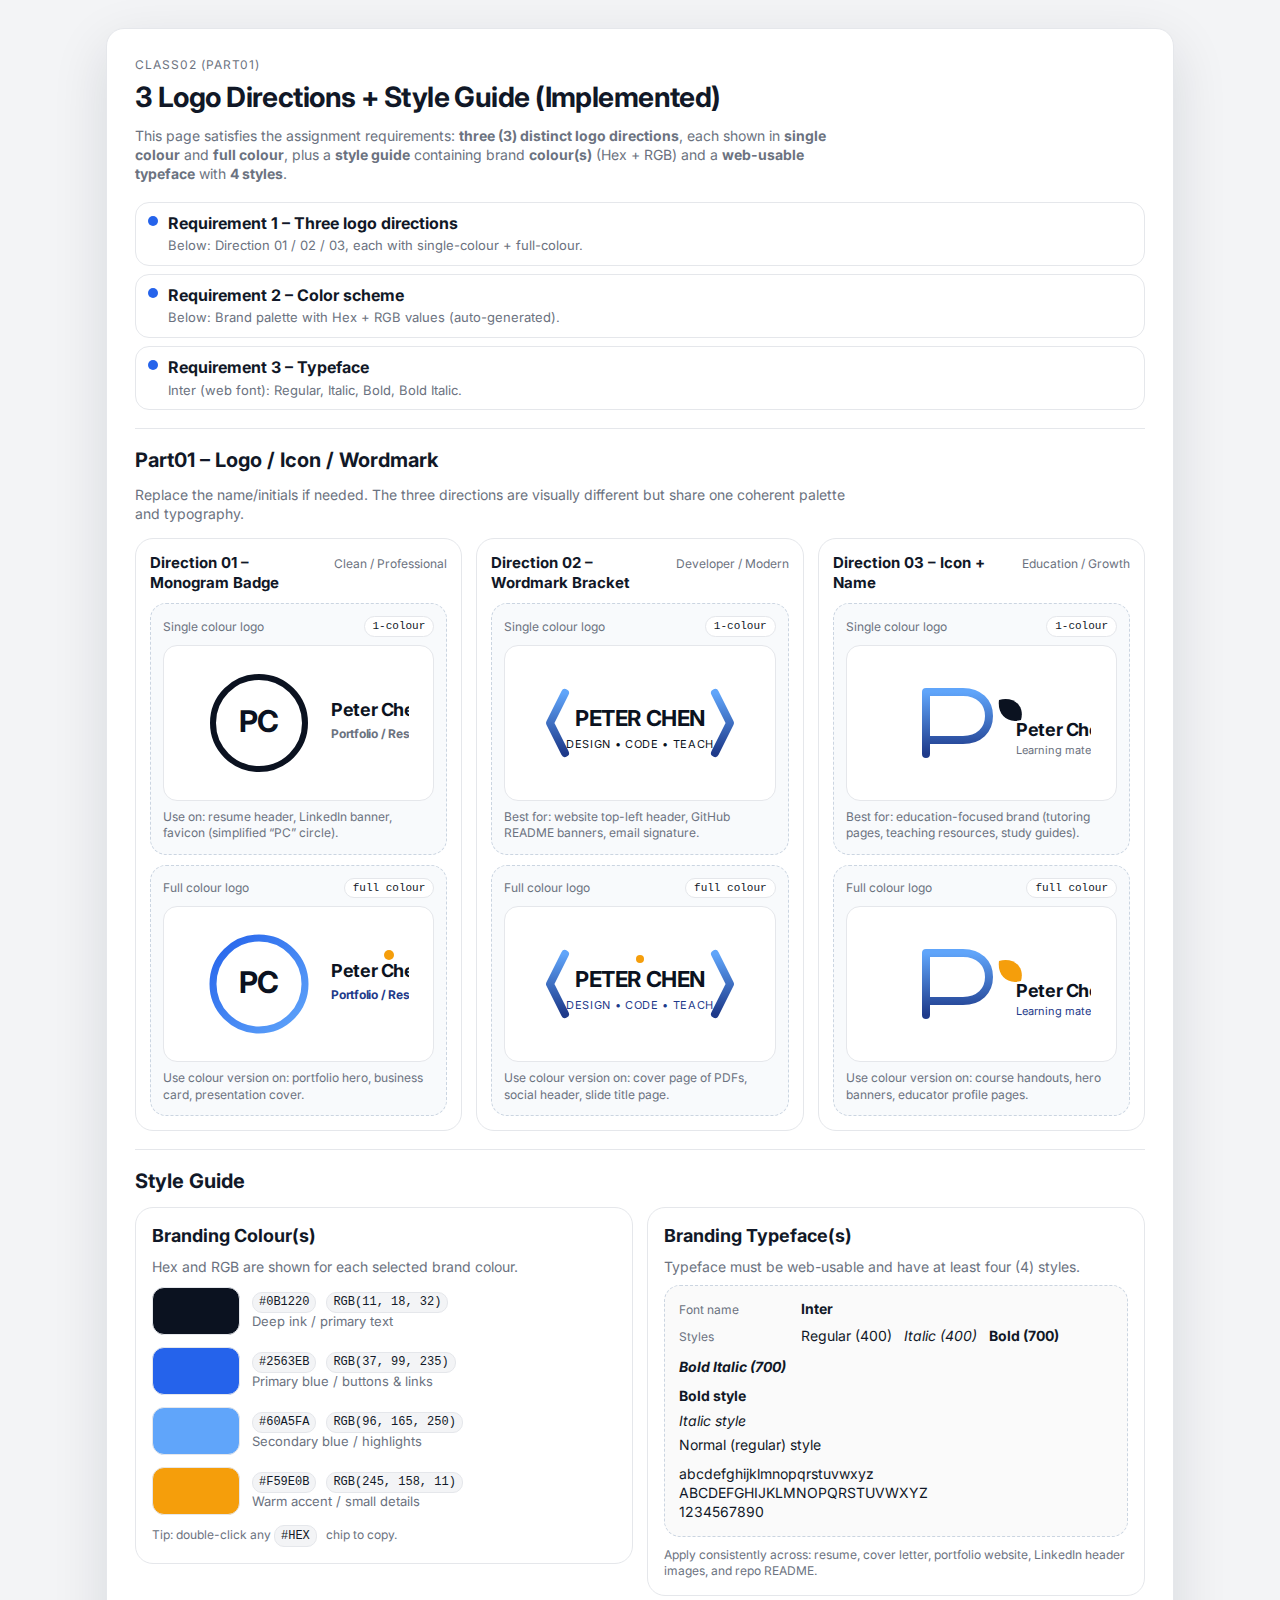
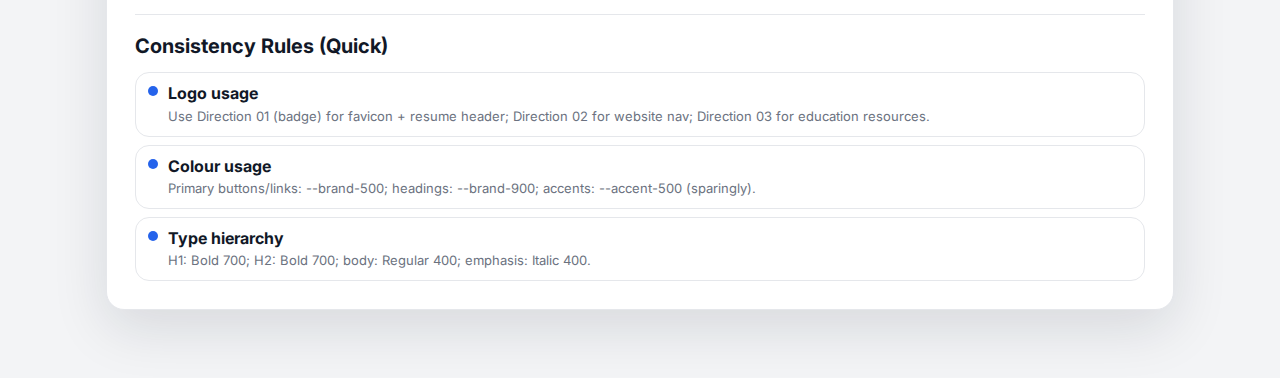
<file: brand.html>
<!doctype html>
<html lang="en">
<head>
  <meta charset="utf-8" />
  <meta name="viewport" content="width=device-width,initial-scale=1" />
  <title>Personal Branding – 3 Logo Directions + Style Guide</title>

  <!-- Typeface (min 4 styles: Regular, Italic, Bold, Bold Italic) -->
  <link rel="preconnect" href="https://fonts.googleapis.com">
  <link rel="preconnect" href="https://fonts.gstatic.com" crossorigin>
  <!-- Inter: 400, 400 italic, 700, 700 italic -->
  <link href="https://fonts.googleapis.com/css2?family=Inter:ital,wght@0,400;1,400;0,700;1,700&display=swap" rel="stylesheet">

  <style>
    :root{
      /* ===== BRAND COLORS (EDIT THESE) ===== */
      --brand-900: #0B1220; /* Deep ink */
      --brand-700: #1E3A8A; /* Deep blue */
      --brand-500: #2563EB; /* Primary blue */
      --brand-300: #60A5FA; /* Soft blue */
      --brand-100: #E0F2FE; /* Light sky */
      --accent-500:#F59E0B; /* Warm accent (optional) */

      /* ===== PAGE TOKENS ===== */
      --bg:#F3F4F6;
      --paper:#FFFFFF;
      --text:#111827;
      --muted:#6B7280;
      --line:#E5E7EB;

      --radius:18px;
      --shadow:0 18px 55px rgba(15,23,42,.12);
      --font: "Inter", system-ui, -apple-system, Segoe UI, Roboto, Helvetica, Arial;
    }

    *{ box-sizing:border-box; }
    body{
      margin:0;
      background:var(--bg);
      font-family:var(--font);
      color:var(--text);
      line-height:1.35;
    }
    .wrap{
      max-width:1100px;
      margin:28px auto;
      padding:0 16px 40px;
    }
    .paper{
      background:var(--paper);
      border:1px solid var(--line);
      border-radius:var(--radius);
      box-shadow:var(--shadow);
      padding:28px;
    }

    /* Header */
    .kicker{
      font-size:12px;
      letter-spacing:.08em;
      text-transform:uppercase;
      color:var(--muted);
      margin:0 0 6px;
    }
    h1{
      margin:0 0 10px;
      font-size:28px;
      letter-spacing:-.02em;
    }
    .lead{
      margin:0 0 18px;
      color:var(--muted);
      font-size:14px;
      max-width:80ch;
    }

    /* Sections */
    .section{ margin-top:18px; padding-top:18px; border-top:1px solid var(--line); }
    .section h2{ margin:0 0 12px; font-size:20px; }
    .section h3{ margin:14px 0 8px; font-size:16px; }

    /* Assignment checklist (so it’s clearly “implemented”) */
    .checklist{
      display:grid;
      grid-template-columns:1fr;
      gap:8px;
      margin:10px 0 0;
      padding:0;
      list-style:none;
    }
    .checklist li{
      border:1px solid var(--line);
      border-radius:14px;
      padding:10px 12px;
      display:flex;
      gap:10px;
      align-items:flex-start;
      background:#fff;
    }
    .dot{
      width:10px;height:10px;border-radius:999px;
      background:var(--brand-500);
      margin-top:5px;
      flex:0 0 auto;
    }
    .checklist b{ font-weight:700; }
    .checklist span{ color:var(--muted); font-size:13px; display:block; margin-top:3px; }

    /* Logo grid */
    .logo-grid{
      display:grid;
      grid-template-columns: repeat(3, 1fr);
      gap:14px;
      margin-top:14px;
    }
    .logo-direction{
      border:1px solid var(--line);
      border-radius:18px;
      padding:14px;
      background:#fff;
      display:flex;
      flex-direction:column;
      gap:10px;
      min-height: 420px;
    }
    .dir-title{
      display:flex;
      justify-content:space-between;
      align-items:baseline;
      gap:10px;
    }
    .dir-title h4{
      margin:0;
      font-size:15px;
      font-weight:700;
    }
    .dir-title .tag{
      font-size:12px;
      color:var(--muted);
      white-space:nowrap;
    }

    .pair{
      display:grid;
      gap:10px;
    }
    .tile{
      border:1px dashed #CBD5E1;
      background:#F8FAFC;
      border-radius:16px;
      padding:12px;
      display:flex;
      flex-direction:column;
      gap:8px;
      min-height: 160px;
    }
    .tile .label{
      font-size:12px;
      color:var(--muted);
      display:flex;
      justify-content:space-between;
      align-items:center;
      gap:10px;
    }
    .chip{
      font-family: ui-monospace, SFMono-Regular, Menlo, Monaco, Consolas, "Liberation Mono", "Courier New", monospace;
      font-size:11px;
      padding:2px 8px;
      border-radius:999px;
      border:1px solid var(--line);
      background:#fff;
      color:#111827;
      user-select:none;
    }
    .tile .art{
      display:grid;
      place-items:center;
      border-radius:14px;
      background:#fff;
      border:1px solid var(--line);
      padding:12px;
      flex:1;
    }

    .usage{
      margin:0;
      color:var(--muted);
      font-size:12px;
    }

    /* Style Guide: Color + Typography */
    .two-col{
      display:grid;
      grid-template-columns: 1fr 1fr;
      gap:14px;
      margin-top:12px;
      align-items:start;
    }
    .panel{
      border:1px solid var(--line);
      border-radius:18px;
      padding:16px;
      background:#fff;
    }
    .panel h3{
      margin:0 0 10px;
      font-size:18px;
    }

    /* Colors */
    .swatches{
      display:grid;
      gap:12px;
      margin-top:10px;
    }
    .swatch{
      display:grid;
      grid-template-columns: 88px 1fr;
      gap:12px;
      align-items:center;
    }
    .swatch .box{
      width:88px;height:48px;
      border-radius:12px;
      border:1px solid var(--line);
      background: var(--c);
    }
    .swatch .meta{
      margin:0;
      color:var(--muted);
      font-size:13px;
      line-height:1.25;
    }
    .mono{
      font-family: ui-monospace, SFMono-Regular, Menlo, Monaco, Consolas, "Liberation Mono", "Courier New", monospace;
      font-size:12px;
      border:1px solid var(--line);
      background:#F3F4F6;
      padding:2px 6px;
      border-radius:10px;
      color:#111827;
      user-select:none;
      display:inline-block;
      margin-right:6px;
    }

    /* Typography */
    .type-sample{
      border:1px dashed #CBD5E1;
      background:#FAFAFA;
      border-radius:16px;
      padding:14px;
    }
    .type-row{
      display:flex;
      gap:12px;
      align-items:baseline;
      flex-wrap:wrap;
      margin-bottom:8px;
    }
    .type-row .left{
      min-width:110px;
      color:var(--muted);
      font-size:12px;
    }
    .type-row .right{
      font-weight:700;
      font-size:14px;
    }
    .sample-lines{
      margin-top:10px;
      color:#111827;
      font-size:14px;
    }
    .sample-lines .line{ margin-top:6px; }

    .abc{ margin-top:10px; }
    .hint{
      margin:10px 0 0;
      color:var(--muted);
      font-size:12px;
    }

    /* Responsive */
    @media (max-width: 980px){
      .logo-grid{ grid-template-columns: 1fr; }
      .two-col{ grid-template-columns: 1fr; }
      .logo-direction{ min-height:auto; }
    }

    /* Print-friendly */
    @media print{
      body{ background:#fff; }
      .wrap{ margin:0; padding:0; max-width:none; }
      .paper{ border:none; box-shadow:none; border-radius:0; padding:0; }
    }
  </style>
</head>

<body>
  <div class="wrap">
    <div class="paper">
      <p class="kicker">Class02 (Part01)</p>
      <h1>3 Logo Directions + Style Guide (Implemented)</h1>
      <p class="lead">
        This page satisfies the assignment requirements: <b>three (3) distinct logo directions</b>,
        each shown in <b>single colour</b> and <b>full colour</b>, plus a <b>style guide</b> containing
        brand <b>colour(s)</b> (Hex + RGB) and a <b>web-usable typeface</b> with <b>4 styles</b>.
      </p>

      <ul class="checklist">
        <li><span class="dot"></span><div><b>Requirement 1 – Three logo directions</b><span>Below: Direction 01 / 02 / 03, each with single-colour + full-colour.</span></div></li>
        <li><span class="dot"></span><div><b>Requirement 2 – Color scheme</b><span>Below: Brand palette with Hex + RGB values (auto-generated).</span></div></li>
        <li><span class="dot"></span><div><b>Requirement 3 – Typeface</b><span>Inter (web font): Regular, Italic, Bold, Bold Italic.</span></div></li>
      </ul>

      <!-- ===========================================================
           LOGOS (3 directions) — each shows Single Colour + Full Colour
           =========================================================== -->
      <div class="section">
        <h2>Part01 – Logo / Icon / Wordmark</h2>
        <p class="lead" style="margin-bottom:12px;">
          Replace the name/initials if needed. The three directions are visually different but share one coherent palette and typography.
        </p>

        <div class="logo-grid">
          <!-- =============== Direction 01: Monogram Badge =============== -->
          <div class="logo-direction">
            <div class="dir-title">
              <h4>Direction 01 – Monogram Badge</h4>
              <div class="tag">Clean / Professional</div>
            </div>

            <div class="pair">
              <div class="tile">
                <div class="label">
                  <span>Single colour logo</span>
                  <span class="chip">1-colour</span>
                </div>
                <div class="art">
                  <!-- Single colour SVG -->
                  <svg width="220" height="130" viewBox="0 0 220 130" role="img" aria-label="Single colour monogram logo">
                    <defs>
                      <style>
                        .s1{ fill: var(--brand-900); }
                        .s2{ fill: none; stroke: var(--brand-900); stroke-width: 6; }
                        .t{ font-family: Inter, sans-serif; font-weight: 700; letter-spacing: .06em; }
                      </style>
                    </defs>
                    <circle cx="70" cy="65" r="46" class="s2"/>
                    <text x="70" y="74" text-anchor="middle" font-size="30" class="t s1">PC</text>
                    <text x="142" y="58" font-size="18" class="t s1">Peter Chen</text>
                    <text x="142" y="80" font-size="12" fill="#6B7280" class="t">Portfolio / Resume</text>
                  </svg>
                </div>
                <p class="usage">Use on: resume header, LinkedIn banner, favicon (simplified “PC” circle).</p>
              </div>

              <div class="tile">
                <div class="label">
                  <span>Full colour logo</span>
                  <span class="chip">full colour</span>
                </div>
                <div class="art">
                  <!-- Full colour SVG -->
                  <svg width="220" height="130" viewBox="0 0 220 130" role="img" aria-label="Full colour monogram logo">
                    <defs>
                      <linearGradient id="g1" x1="0" y1="0" x2="1" y2="1">
                        <stop offset="0" stop-color="var(--brand-500)"/>
                        <stop offset="1" stop-color="var(--brand-300)"/>
                      </linearGradient>
                      <style>
                        .ring{ fill:none; stroke:url(#g1); stroke-width:7; }
                        .fill{ fill: var(--brand-900); }
                        .t{ font-family: Inter, sans-serif; font-weight: 700; letter-spacing: .06em; }
                      </style>
                    </defs>
                    <circle cx="70" cy="65" r="46" class="ring"/>
                    <text x="70" y="74" text-anchor="middle" font-size="30" class="t fill">PC</text>
                    <text x="142" y="58" font-size="18" class="t" fill="var(--brand-900)">Peter Chen</text>
                    <text x="142" y="80" font-size="12" class="t" fill="var(--brand-700)">Portfolio / Resume</text>
                    <circle cx="200" cy="36" r="5" fill="var(--accent-500)"/>
                  </svg>
                </div>
                <p class="usage">Use colour version on: portfolio hero, business card, presentation cover.</p>
              </div>
            </div>
          </div>

          <!-- =============== Direction 02: Wordmark + Bracket =============== -->
          <div class="logo-direction">
            <div class="dir-title">
              <h4>Direction 02 – Wordmark Bracket</h4>
              <div class="tag">Developer / Modern</div>
            </div>

            <div class="pair">
              <div class="tile">
                <div class="label">
                  <span>Single colour logo</span>
                  <span class="chip">1-colour</span>
                </div>
                <div class="art">
                  <!-- Single colour wordmark SVG -->
                  <svg width="220" height="130" viewBox="0 0 220 130" role="img" aria-label="Single colour wordmark logo">
                    <defs>
                      <style>
                        .ink{ fill: var(--brand-900); }
                        .stroke{ fill:none; stroke: var(--brand-900); stroke-width:6; stroke-linecap:round; }
                        .t1{ font-family: Inter, sans-serif; font-weight:700; letter-spacing:-.02em; }
                        .t2{ font-family: Inter, sans-serif; font-weight:400; letter-spacing:.06em; }
                      </style>
                    </defs>
                    <path d="M35 35 L20 65 L35 95" class="stroke"/>
                    <path d="M185 35 L200 65 L185 95" class="stroke"/>
                    <text x="110" y="68" text-anchor="middle" font-size="22" class="t1 ink">PETER CHEN</text>
                    <text x="110" y="90" text-anchor="middle" font-size="11" class="t2 ink">DESIGN • CODE • TEACH</text>
                  </svg>
                </div>
                <p class="usage">Best for: website top-left header, GitHub README banners, email signature.</p>
              </div>

              <div class="tile">
                <div class="label">
                  <span>Full colour logo</span>
                  <span class="chip">full colour</span>
                </div>
                <div class="art">
                  <!-- Full colour wordmark SVG -->
                  <svg width="220" height="130" viewBox="0 0 220 130" role="img" aria-label="Full colour wordmark logo">
                    <defs>
                      <linearGradient id="g2" x1="0" y1="0" x2="1" y2="0">
                        <stop offset="0" stop-color="var(--brand-700)"/>
                        <stop offset="1" stop-color="var(--brand-300)"/>
                      </linearGradient>
                      <style>
                        .stroke{ fill:none; stroke:url(#g2); stroke-width:6; stroke-linecap:round; }
                        .t1{ font-family: Inter, sans-serif; font-weight:700; letter-spacing:-.02em; }
                        .t2{ font-family: Inter, sans-serif; font-weight:400; letter-spacing:.06em; }
                      </style>
                    </defs>
                    <path d="M35 35 L20 65 L35 95" class="stroke"/>
                    <path d="M185 35 L200 65 L185 95" class="stroke"/>
                    <text x="110" y="68" text-anchor="middle" font-size="22" class="t1" fill="var(--brand-900)">PETER CHEN</text>
                    <text x="110" y="90" text-anchor="middle" font-size="11" class="t2" fill="var(--brand-700)">DESIGN • CODE • TEACH</text>
                    <circle cx="110" cy="40" r="4" fill="var(--accent-500)"/>
                  </svg>
                </div>
                <p class="usage">Use colour version on: cover page of PDFs, social header, slide title page.</p>
              </div>
            </div>
          </div>

          <!-- =============== Direction 03: Icon “P” Path + Leaf (teaching growth) =============== -->
          <div class="logo-direction">
            <div class="dir-title">
              <h4>Direction 03 – Icon + Name</h4>
              <div class="tag">Education / Growth</div>
            </div>

            <div class="pair">
              <div class="tile">
                <div class="label">
                  <span>Single colour logo</span>
                  <span class="chip">1-colour</span>
                </div>
                <div class="art">
                  <!-- Single colour icon SVG -->
                  <svg width="220" height="130" viewBox="0 0 220 130" role="img" aria-label="Single colour icon logo">
                    <defs>
                      <style>
                        .ink{ fill: var(--brand-900); }
                        .stroke{ fill:none; stroke: var(--brand-900); stroke-width:8; stroke-linecap:round; stroke-linejoin:round; }
                        .t{ font-family: Inter, sans-serif; font-weight:700; letter-spacing:-.02em; }
                      </style>
                    </defs>

                    <!-- stylized P -->
                    <path d="M55 96 V34 H92
                             C108 34 118 44 118 58
                             C118 72 108 82 92 82
                             H55" class="stroke"/>
                    <!-- small leaf (still single colour here) -->
                    <path d="M128 42
                             C143 38 154 48 150 62
                             C136 66 126 56 128 42Z" class="ink"/>
                    <text x="145" y="78" font-size="18" class="t ink">Peter Chen</text>
                    <text x="145" y="96" font-size="11" fill="#6B7280" style="font-family:Inter,sans-serif;">Learning materials • Portfolio</text>
                  </svg>
                </div>
                <p class="usage">Best for: education-focused brand (tutoring pages, teaching resources, study guides).</p>
              </div>

              <div class="tile">
                <div class="label">
                  <span>Full colour logo</span>
                  <span class="chip">full colour</span>
                </div>
                <div class="art">
                  <!-- Full colour icon SVG -->
                  <svg width="220" height="130" viewBox="0 0 220 130" role="img" aria-label="Full colour icon logo">
                    <defs>
                      <linearGradient id="g3" x1="0" y1="0" x2="0" y2="1">
                        <stop offset="0" stop-color="var(--brand-300)"/>
                        <stop offset="1" stop-color="var(--brand-700)"/>
                      </linearGradient>
                      <style>
                        .stroke{ fill:none; stroke:url(#g3); stroke-width:8; stroke-linecap:round; stroke-linejoin:round; }
                        .name{ fill: var(--brand-900); font-family: Inter, sans-serif; font-weight:700; letter-spacing:-.02em; }
                        .sub{ fill: var(--brand-700); font-family: Inter, sans-serif; font-weight:400; }
                      </style>
                    </defs>

                    <path d="M55 96 V34 H92
                             C108 34 118 44 118 58
                             C118 72 108 82 92 82
                             H55" class="stroke"/>

                    <!-- leaf in warm accent -->
                    <path d="M128 42
                             C143 38 154 48 150 62
                             C136 66 126 56 128 42Z" fill="var(--accent-500)"/>

                    <text x="145" y="78" font-size="18" class="name">Peter Chen</text>
                    <text x="145" y="96" font-size="11" class="sub">Learning materials • Portfolio</text>
                  </svg>
                </div>
                <p class="usage">Use colour version on: course handouts, hero banners, educator profile pages.</p>
              </div>
            </div>
          </div>
        </div>
      </div>

      <!-- =======================
           STYLE GUIDE: COLORS + TYPE
           ======================= -->
      <div class="section">
        <h2>Style Guide</h2>

        <div class="two-col">
          <!-- Colors -->
          <div class="panel">
            <h3>Branding Colour(s)</h3>
            <p class="lead" style="margin:0 0 6px;">Hex and RGB are shown for each selected brand colour.</p>

            <div class="swatches" id="swatches">
              <!-- Each swatch uses data-hex; RGB gets filled by JS -->
              <div class="swatch" style="--c: var(--brand-900)" data-hex="0B1220">
                <div class="box" title="#0B1220"></div>
                <p class="meta">
                  <span class="mono">#0B1220</span>
                  <span class="mono rgb">RGB(?, ?, ?)</span><br>
                  Deep ink / primary text
                </p>
              </div>

              <div class="swatch" style="--c: var(--brand-500)" data-hex="2563EB">
                <div class="box" title="#2563EB"></div>
                <p class="meta">
                  <span class="mono">#2563EB</span>
                  <span class="mono rgb">RGB(?, ?, ?)</span><br>
                  Primary blue / buttons & links
                </p>
              </div>

              <div class="swatch" style="--c: var(--brand-300)" data-hex="60A5FA">
                <div class="box" title="#60A5FA"></div>
                <p class="meta">
                  <span class="mono">#60A5FA</span>
                  <span class="mono rgb">RGB(?, ?, ?)</span><br>
                  Secondary blue / highlights
                </p>
              </div>

              <div class="swatch" style="--c: var(--accent-500)" data-hex="F59E0B">
                <div class="box" title="#F59E0B"></div>
                <p class="meta">
                  <span class="mono">#F59E0B</span>
                  <span class="mono rgb">RGB(?, ?, ?)</span><br>
                  Warm accent / small details
                </p>
              </div>
            </div>

            <p class="hint">
              Tip: double-click any <span class="mono">#HEX</span> chip to copy.
            </p>
          </div>

          <!-- Typography -->
          <div class="panel">
            <h3>Branding Typeface(s)</h3>
            <p class="lead" style="margin:0 0 8px;">
              Typeface must be web-usable and have at least four (4) styles.
            </p>

            <div class="type-sample">
              <div class="type-row">
                <div class="left">Font name</div>
                <div class="right">Inter</div>
              </div>

              <div class="type-row">
                <div class="left">Styles</div>
                <div class="right" style="font-weight:400;">Regular (400)</div>
                <div class="right" style="font-weight:400; font-style:italic;">Italic (400)</div>
                <div class="right" style="font-weight:700;">Bold (700)</div>
                <div class="right" style="font-weight:700; font-style:italic;">Bold Italic (700)</div>
              </div>

              <div class="sample-lines">
                <div class="line" style="font-weight:700;">Bold style</div>
                <div class="line" style="font-style:italic;">Italic style</div>
                <div class="line" style="font-weight:400;">Normal (regular) style</div>

                <div class="abc">abcdefghijklmnopqrstuvwxyz</div>
                <div class="ABC">ABCDEFGHIJKLMNOPQRSTUVWXYZ</div>
                <div class="nums">1234567890</div>
              </div>
            </div>

            <p class="hint">
              Apply consistently across: resume, cover letter, portfolio website, LinkedIn header images, and repo README.
            </p>
          </div>
        </div>
      </div>

      <!-- Small footer note -->
      <div class="section">
        <h2>Consistency Rules (Quick)</h2>
        <ul class="checklist">
          <li><span class="dot"></span><div><b>Logo usage</b><span>Use Direction 01 (badge) for favicon + resume header; Direction 02 for website nav; Direction 03 for education resources.</span></div></li>
          <li><span class="dot"></span><div><b>Colour usage</b><span>Primary buttons/links: --brand-500; headings: --brand-900; accents: --accent-500 (sparingly).</span></div></li>
          <li><span class="dot"></span><div><b>Type hierarchy</b><span>H1: Bold 700; H2: Bold 700; body: Regular 400; emphasis: Italic 400.</span></div></li>
        </ul>
      </div>
    </div>
  </div>

  <script>
    // Convert HEX to RGB and fill in the palette so the requirement is explicitly met.
    function hexToRgb(hex){
      const h = hex.replace('#','').trim();
      const r = parseInt(h.substring(0,2),16);
      const g = parseInt(h.substring(2,4),16);
      const b = parseInt(h.substring(4,6),16);
      return {r,g,b};
    }

    // Fill RGB labels
    document.querySelectorAll('.swatch').forEach(sw => {
      const hex = sw.getAttribute('data-hex');
      const {r,g,b} = hexToRgb(hex);
      const rgbEl = sw.querySelector('.rgb');
      if(rgbEl) rgbEl.textContent = `RGB(${r}, ${g}, ${b})`;
    });

    // Double-click to copy any chip (HEX or RGB)
    document.addEventListener('dblclick', (e) => {
      const chip = e.target.closest('.mono');
      if(!chip) return;
      const text = chip.textContent.trim();
      navigator.clipboard?.writeText(text);
    });
  </script>
</body>
</html>
</file>
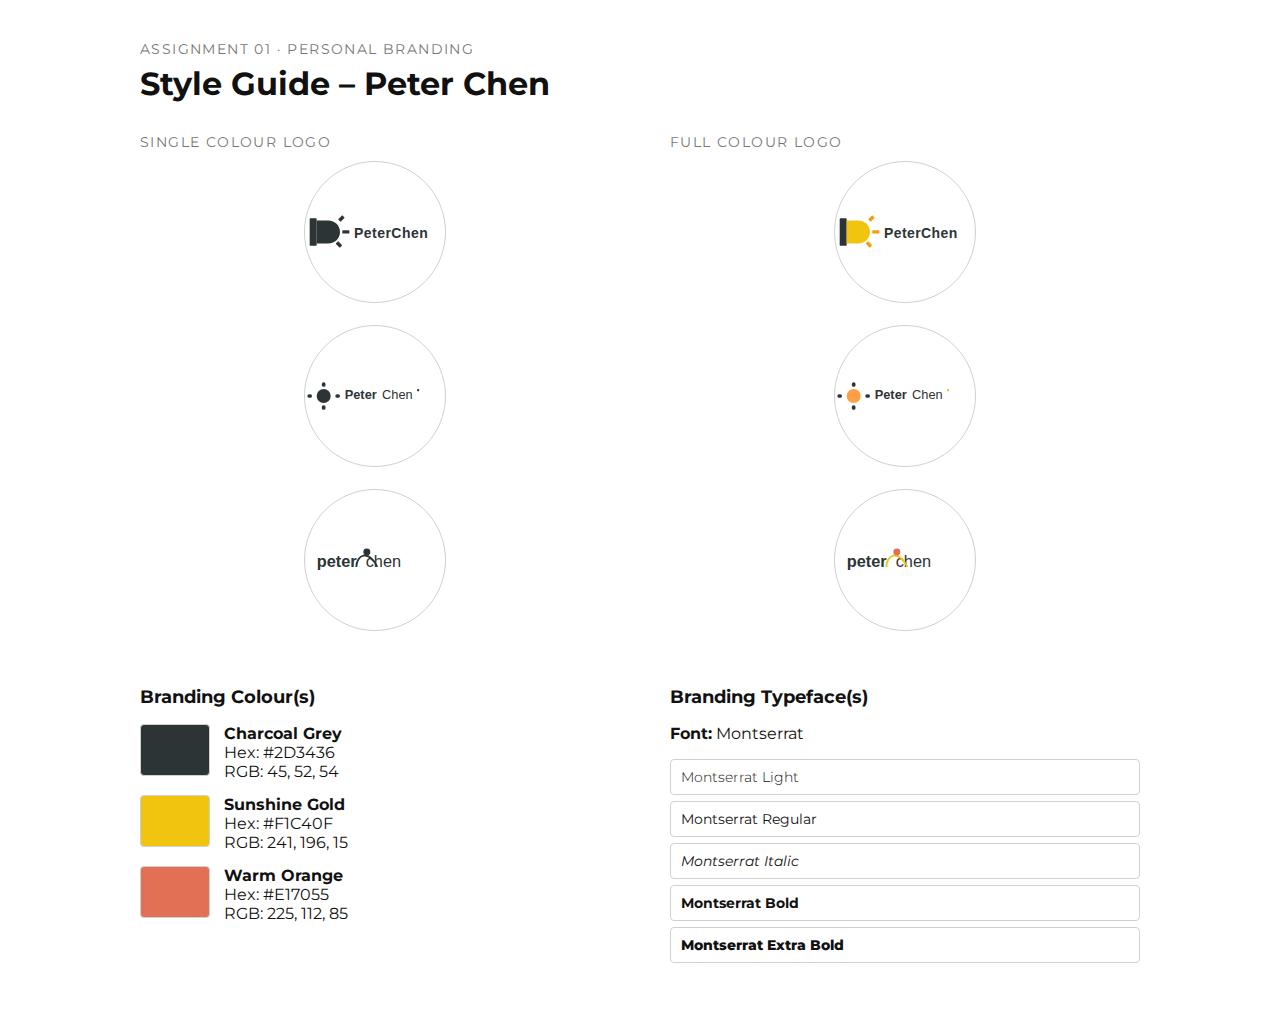
<file: logo.html>
<!DOCTYPE html>
<html lang="en">
<head>
  <meta charset="UTF-8">
  <title>Personal Branding – Style Guide</title>
  <meta name="viewport" content="width=device-width, initial-scale=1">

  <!-- Montserrat -->
  <link href="https://fonts.googleapis.com/css2?family=Montserrat:wght@300;400;700;800&display=swap" rel="stylesheet">

  <style>
    :root {
      --charcoal: #2D3436;
      --sunshine: #F1C40F;
      --warm-orange: #E17055;
      --text-muted: #777;
      --border: #d0d0d0;
    }

    body {
      margin: 0;
      padding: 40px;
      font-family: Montserrat, sans-serif;
      background: #fff;
      color: #111;
    }

    .page {
      max-width: 1000px;
      margin: auto;
    }

    .subtitle {
      font-size: 14px;
      color: var(--text-muted);
      letter-spacing: 0.1em;
      text-transform: uppercase;
      margin-bottom: 6px;
    }

    h1 {
      margin: 0 0 30px;
    }

    /* LOGO GRID */
    .logo-grid {
      display: grid;
      grid-template-columns: 1fr 1fr;
      gap: 60px;
      margin-bottom: 40px;
    }

    .logo-column-title {
      font-size: 14px;
      text-transform: uppercase;
      letter-spacing: 0.1em;
      color: var(--text-muted);
      margin-bottom: 10px;
    }

    .logo-stack {
      display: flex;
      flex-direction: column;
      gap: 22px;
      align-items: center;
    }

    .logo-circle {
      width: 140px;
      height: 140px;
      border-radius: 50%;
      border: 1px solid var(--border);
      display: flex;
      align-items: center;
      justify-content: center;
      overflow: hidden;
    }

    .logo-svg {
      width: 100%;
      height: 100%;
      object-fit: contain;
    }

    .logo-caption {
      font-size: 12px;
      color: var(--text-muted);
    }

    /* BOTTOM GRID */
    .bottom-grid {
      display: grid;
      grid-template-columns: 1fr 1fr;
      gap: 60px;
      margin-top: 40px;
    }

    h2 {
      margin-bottom: 16px;
      font-size: 18px;
    }

    .colour-row {
      display: grid;
      grid-template-columns: 70px 1fr;
      gap: 14px;
      margin-bottom: 14px;
    }

    .swatch {
      height: 50px;
      border-radius: 4px;
      border: 1px solid var(--border);
    }

    .swatch.charcoal { background: var(--charcoal); }
    .swatch.sunshine { background: var(--sunshine); }
    .swatch.orange { background: var(--warm-orange); }

    .type-sample {
      margin-bottom: 6px;
      padding: 8px 10px;
      border: 1px solid var(--border);
      border-radius: 4px;
      font-size: 14px;
    }

    .light { font-weight: 300; }
    .regular { font-weight: 400; }
    .italic { font-style: italic; }
    .bold { font-weight: 700; }
    .xbold { font-weight: 800; }
  </style>
</head>
<body>
  <div class="page">

    <div class="subtitle">Assignment 01 · Personal Branding</div>
    <h1>Style Guide – Peter Chen</h1>

    <!-- LOGOS -->
    <div class="logo-grid">

      <!-- Left Column (use SVGs as-is) -->
      <div>
        <div class="logo-column-title">Single Colour Logo</div>

        <div class="logo-stack">
          <div class="logo-circle">
            <img src="1-single.svg" class="logo-svg" alt="">
          </div>

          <div class="logo-circle">
            <img src="2-single.svg" class="logo-svg" alt="">
          </div>

          <div class="logo-circle">
            <img src="3-single.svg" class="logo-svg" alt="">
          </div>
        </div>
      </div>

      <!-- Right Column (also as-is) -->
      <div>
        <div class="logo-column-title">Full Colour Logo</div>

        <div class="logo-stack">
          <div class="logo-circle">
            <img src="1.svg" class="logo-svg" alt="">
          </div>

          <div class="logo-circle">
            <img src="2.svg" class="logo-svg" alt="">
          </div>

          <div class="logo-circle">
            <img src="3.svg" class="logo-svg" alt="">
          </div>
        </div>
      </div>
    </div>

    <!-- BOTTOM (colours + typeface) -->
    <div class="bottom-grid">

      <!-- Colours -->
      <div>
        <h2>Branding Colour(s)</h2>

        <div class="colour-row">
          <div class="swatch charcoal"></div>
          <div>
            <strong>Charcoal Grey</strong><br>
            Hex: #2D3436<br>
            RGB: 45, 52, 54
          </div>
        </div>

        <div class="colour-row">
          <div class="swatch sunshine"></div>
          <div>
            <strong>Sunshine Gold</strong><br>
            Hex: #F1C40F<br>
            RGB: 241, 196, 15
          </div>
        </div>

        <div class="colour-row">
          <div class="swatch orange"></div>
          <div>
            <strong>Warm Orange</strong><br>
            Hex: #E17055<br>
            RGB: 225, 112, 85
          </div>
        </div>
      </div>

      <!-- Typeface -->
      <div>
        <h2>Branding Typeface(s)</h2>

        <p><strong>Font:</strong> Montserrat</p>

        <div class="type-sample light">Montserrat Light</div>
        <div class="type-sample regular">Montserrat Regular</div>
        <div class="type-sample italic">Montserrat Italic</div>
        <div class="type-sample bold">Montserrat Bold</div>
        <div class="type-sample xbold">Montserrat Extra Bold</div>

      </div>

    </div>

  </div>
</body>
</html>
</file>
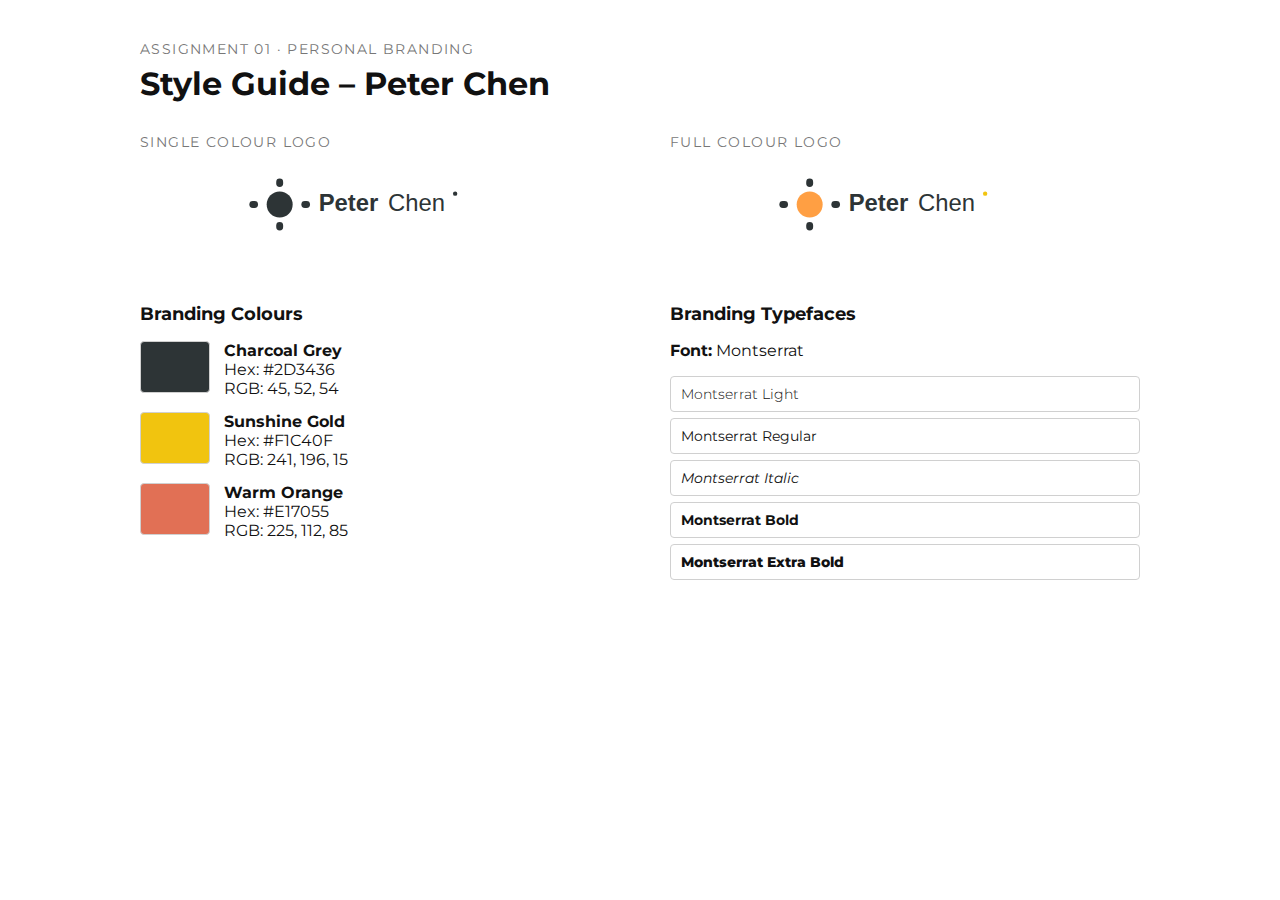
<file: logo2.html>
<!DOCTYPE html>
<html lang="en">
<head>
  <meta charset="UTF-8">
  <title>Personal Branding – Style Guide</title>
  <meta name="viewport" content="width=device-width, initial-scale=1">

  <!-- Montserrat -->
  <link href="https://fonts.googleapis.com/css2?family=Montserrat:wght@300;400;700;800&display=swap" rel="stylesheet">

  <style>
    :root {
      --charcoal: #2D3436;
      --sunshine: #F1C40F;
      --warm-orange: #E17055;
      --text-muted: #777;
      --border: #d0d0d0;
    }

    body {
      margin: 0;
      padding: 40px;
      font-family: Montserrat, sans-serif;
      background: #fff;
      color: #111;
    }

    .page {
      max-width: 1000px;
      margin: auto;
    }

    .subtitle {
      font-size: 14px;
      color: var(--text-muted);
      letter-spacing: 0.1em;
      text-transform: uppercase;
      margin-bottom: 6px;
    }

    h1 {
      margin: 0 0 30px;
    }

    /* LOGO GRID */
    .logo-grid {
      display: grid;
      grid-template-columns: 1fr 1fr;
      gap: 60px;
      margin-bottom: 40px;
    }

    .logo-column-title {
      font-size: 14px;
      text-transform: uppercase;
      letter-spacing: 0.1em;
      color: var(--text-muted);
      margin-bottom: 10px;
    }

    .logo-stack {
      display: flex;
      flex-direction: column;
      gap: 22px;
      align-items: center;
    }

    .logo-frame {
      max-width: 260px;
      width: 100%;
      display: flex;
      align-items: center;
      justify-content: center;
    }

    .logo-svg {
      width: 100%;
      height: auto;
      object-fit: contain;
    }

    .logo-caption {
      font-size: 12px;
      color: var(--text-muted);
    }

    /* BOTTOM GRID */
    .bottom-grid {
      display: grid;
      grid-template-columns: 1fr 1fr;
      gap: 60px;
      margin-top: 40px;
    }

    h2 {
      margin-bottom: 16px;
      font-size: 18px;
    }

    .colour-row {
      display: grid;
      grid-template-columns: 70px 1fr;
      gap: 14px;
      margin-bottom: 14px;
    }

    .swatch {
      height: 50px;
      border-radius: 4px;
      border: 1px solid var(--border);
    }

    .swatch.charcoal { background: var(--charcoal); }
    .swatch.sunshine { background: var(--sunshine); }
    .swatch.orange { background: var(--warm-orange); }

    .type-sample {
      margin-bottom: 6px;
      padding: 8px 10px;
      border: 1px solid var(--border);
      border-radius: 4px;
      font-size: 14px;
    }

    .light { font-weight: 300; }
    .regular { font-weight: 400; }
    .italic { font-style: italic; }
    .bold { font-weight: 700; }
    .xbold { font-weight: 800; }
  </style>
</head>
<body>
  <div class="page">

    <div class="subtitle">Assignment 01 · Personal Branding</div>
    <h1>Style Guide – Peter Chen</h1>

    <!-- LOGOS -->
    <div class="logo-grid">

      <!-- Left Column (use SVGs as-is) -->
      <div>
        <div class="logo-column-title">Single Colour Logo</div>

        <div class="logo-stack">
          <div class="logo-frame">
            <img src="2-single.svg" class="logo-svg" alt="">
          </div>
        </div>
      </div>

      <!-- Right Column (also as-is) -->
      <div>
        <div class="logo-column-title">Full Colour Logo</div>

        <div class="logo-stack">
          <div class="logo-frame">
            <img src="2.svg" class="logo-svg" alt="">
          </div>
        </div>
      </div>
    </div>

    <!-- BOTTOM (colours + typeface) -->
    <div class="bottom-grid">

      <!-- Colours -->
      <div>
        <h2>Branding Colours</h2>

        <div class="colour-row">
          <div class="swatch charcoal"></div>
          <div>
            <strong>Charcoal Grey</strong><br>
            Hex: #2D3436<br>
            RGB: 45, 52, 54
          </div>
        </div>

        <div class="colour-row">
          <div class="swatch sunshine"></div>
          <div>
            <strong>Sunshine Gold</strong><br>
            Hex: #F1C40F<br>
            RGB: 241, 196, 15
          </div>
        </div>

        <div class="colour-row">
          <div class="swatch orange"></div>
          <div>
            <strong>Warm Orange</strong><br>
            Hex: #E17055<br>
            RGB: 225, 112, 85
          </div>
        </div>
      </div>

      <!-- Typeface -->
      <div>
        <h2>Branding Typefaces</h2>

        <p><strong>Font:</strong> Montserrat</p>

        <div class="type-sample light">Montserrat Light</div>
        <div class="type-sample regular">Montserrat Regular</div>
        <div class="type-sample italic">Montserrat Italic</div>
        <div class="type-sample bold">Montserrat Bold</div>
        <div class="type-sample xbold">Montserrat Extra Bold</div>

      </div>

    </div>

  </div>
</body>
</html>
</file>
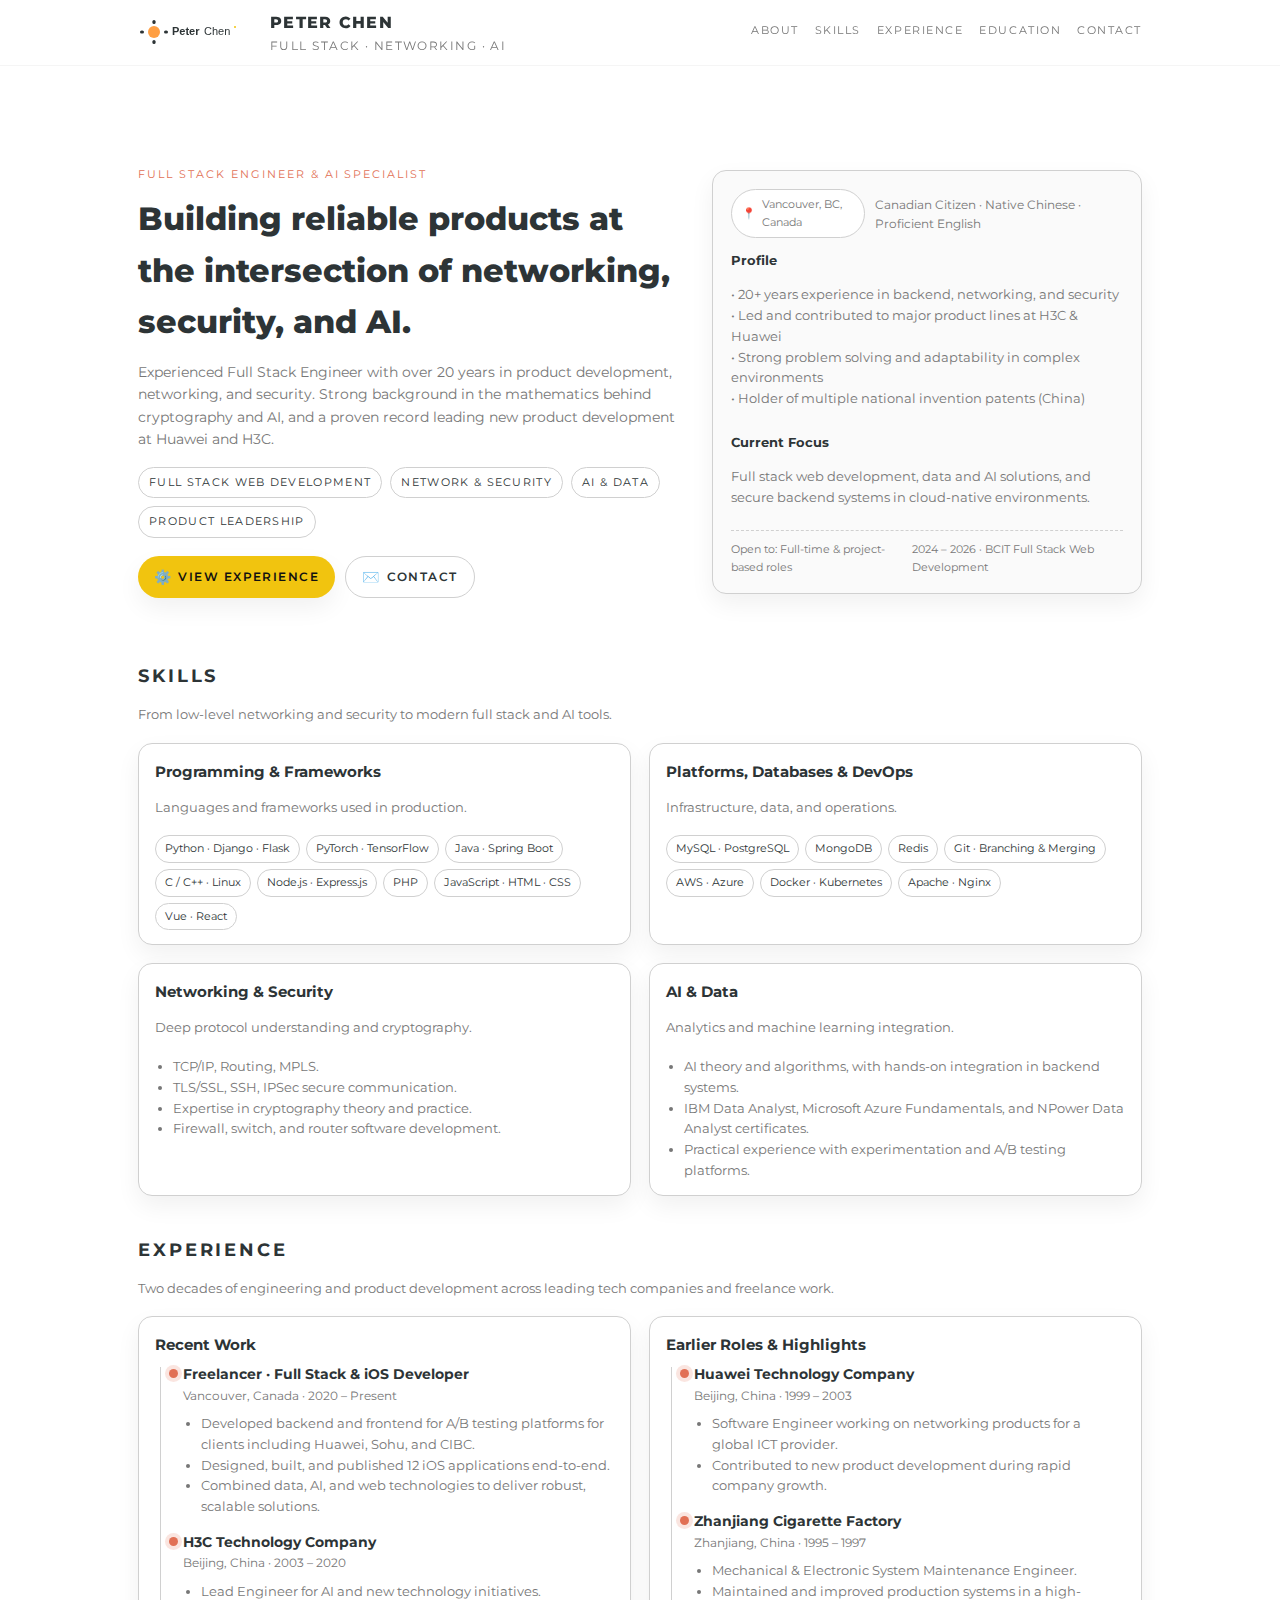
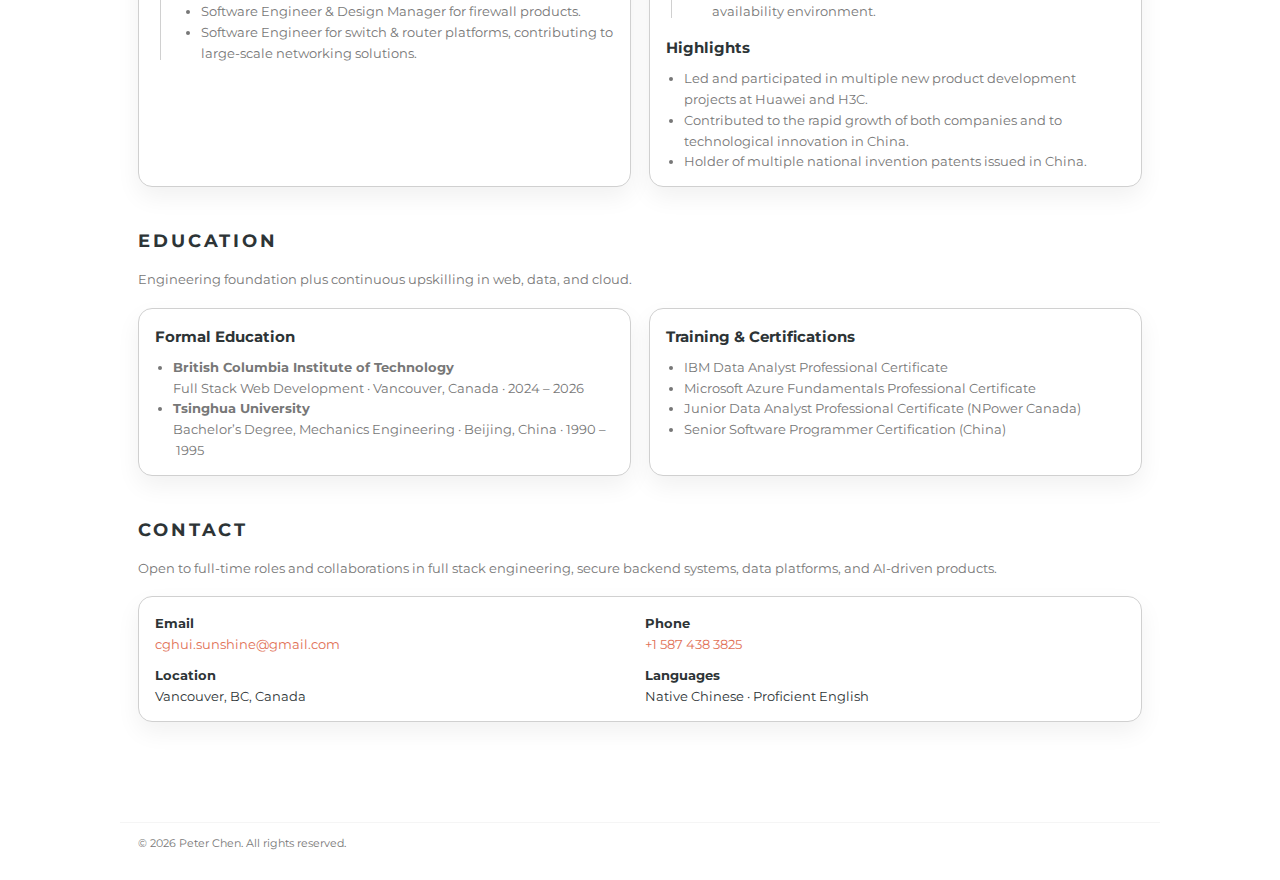
<file: portfolio.html>
<!DOCTYPE html>
<html lang="en">
<head>
  <meta charset="UTF-8" />
  <title>Peter Chen | Full Stack Engineer & AI Specialist</title>
  <meta name="viewport" content="width=device-width, initial-scale=1" />

  <!-- Montserrat -->
  <link href="https://fonts.googleapis.com/css2?family=Montserrat:wght@300;400;500;700;800&display=swap" rel="stylesheet">

  <style>
    :root {
      --charcoal: #2D3436;
      --sunshine: #F1C40F;
      --warm-orange: #E17055;
      --text-muted: #777;
      --border: #d0d0d0;

      --bg-page: #ffffff;
      --bg-section: #fafafa;
      --shadow-soft: 0 10px 24px rgba(0, 0, 0, 0.06);
      --radius: 14px;
      --max-width: 1040px;
    }

    * {
      box-sizing: border-box;
    }

    body {
      margin: 0;
      padding: 0;
      font-family: Montserrat, -apple-system, BlinkMacSystemFont, "Segoe UI", sans-serif;
      background: var(--bg-page);
      color: var(--charcoal);
      line-height: 1.6;
    }

    a {
      color: var(--warm-orange);
      text-decoration: none;
    }
    a:hover {
      text-decoration: underline;
    }

    /* LAYOUT */
    .page {
      max-width: var(--max-width);
      margin: 0 auto;
      padding: 20px 18px 60px;
    }

    /* HEADER / NAV */
    header {
      position: sticky;
      top: 0;
      z-index: 20;
      background: rgba(255, 255, 255, 0.96);
      backdrop-filter: blur(16px);
      border-bottom: 1px solid rgba(0, 0, 0, 0.04);
    }

    .nav-inner {
      max-width: var(--max-width);
      margin: 0 auto;
      padding: 10px 18px;
      display: flex;
      align-items: center;
      justify-content: space-between;
      gap: 16px;
    }

    .brand {
      display: flex;
      align-items: center;
      gap: 12px;
    }

    .brand-logo {
      height: 40px;
      width: auto;
      display: block;
    }

    .brand-text {
      display: flex;
      flex-direction: column;
    }

    .brand-name {
      font-size: 16px;
      font-weight: 800;
      letter-spacing: 0.08em;
      text-transform: uppercase;
    }

    .brand-role {
      font-size: 12px;
      color: var(--text-muted);
      letter-spacing: 0.12em;
      text-transform: uppercase;
    }

    nav {
      display: flex;
      flex-wrap: wrap;
      gap: 16px;
      justify-content: flex-end;
    }

    nav a {
      font-size: 11px;
      text-transform: uppercase;
      letter-spacing: 0.14em;
      color: var(--text-muted);
      position: relative;
      padding-bottom: 4px;
    }

    nav a::after {
      content: "";
      position: absolute;
      left: 0;
      bottom: 0;
      width: 0;
      height: 2px;
      background: var(--sunshine);
      transition: width 0.2s ease;
    }

    nav a:hover {
      color: var(--charcoal);
    }

    nav a:hover::after {
      width: 100%;
    }

    @media (max-width: 720px) {
      .nav-inner {
        flex-direction: column;
        align-items: flex-start;
      }
      nav {
        justify-content: flex-start;
      }
    }

    /* HERO */
    .hero {
      display: grid;
      grid-template-columns: minmax(0, 2fr) minmax(0, 1.6fr);
      gap: 36px;
      padding: 40px 0 24px;
      align-items: center;
    }

    @media (max-width: 880px) {
      .hero {
        grid-template-columns: minmax(0, 1fr);
      }
    }

    .hero-kicker {
      font-size: 11px;
      color: var(--warm-orange);
      letter-spacing: 0.18em;
      text-transform: uppercase;
      margin-bottom: 10px;
    }

    .hero-title {
      font-size: clamp(26px, 3vw, 32px);
      font-weight: 800;
      margin: 0 0 10px;
    }

    .hero-subtitle {
      font-size: 14px;
      color: var(--text-muted);
      max-width: 34rem;
      margin-bottom: 16px;
    }

    .hero-tags {
      display: flex;
      flex-wrap: wrap;
      gap: 8px;
      margin-bottom: 18px;
    }

    .tag {
      font-size: 11px;
      text-transform: uppercase;
      letter-spacing: 0.12em;
      padding: 6px 10px;
      border-radius: 999px;
      border: 1px solid var(--border);
      background: #fff;
      color: var(--charcoal);
    }

    .hero-actions {
      display: flex;
      flex-wrap: wrap;
      gap: 10px;
      margin-top: 4px;
    }

    .btn {
      display: inline-flex;
      align-items: center;
      gap: 6px;
      padding: 9px 16px;
      border-radius: 999px;
      font-size: 12px;
      font-weight: 600;
      letter-spacing: 0.12em;
      text-transform: uppercase;
      border: none;
      cursor: pointer;
      text-decoration: none;
    }

    .btn-primary {
      background: var(--sunshine);
      color: #111;
      box-shadow: var(--shadow-soft);
    }

    .btn-outline {
      background: #fff;
      color: var(--charcoal);
      border: 1px solid var(--border);
    }

    .btn span.icon {
      font-size: 14px;
    }

    .hero-card {
      border-radius: var(--radius);
      background: var(--bg-section);
      border: 1px solid var(--border);
      box-shadow: var(--shadow-soft);
      padding: 18px 18px 16px;
    }

    .hero-card-header {
      display: flex;
      justify-content: space-between;
      gap: 10px;
      align-items: center;
      margin-bottom: 12px;
      font-size: 12px;
      color: var(--text-muted);
    }

    .hero-card-pill {
      padding: 6px 10px;
      border-radius: 999px;
      background: #fff;
      border: 1px solid var(--border);
      display: inline-flex;
      align-items: center;
      gap: 6px;
      font-size: 11px;
    }

    .hero-card-main {
      display: grid;
      gap: 10px;
      font-size: 13px;
      color: var(--text-muted);
    }

    .hero-card-main strong {
      color: var(--charcoal);
    }

    .hero-card-footer {
      border-top: 1px dashed var(--border);
      margin-top: 10px;
      padding-top: 10px;
      display: flex;
      justify-content: space-between;
      gap: 8px;
      font-size: 11px;
      color: var(--text-muted);
    }

    @media (max-width: 500px) {
      .hero-card-footer {
        flex-direction: column;
      }
    }

    /* SECTIONS */
    section {
      margin-top: 40px;
    }

    section h2 {
      font-size: 18px;
      margin-bottom: 4px;
      text-transform: uppercase;
      letter-spacing: 0.16em;
    }

    .section-subtitle {
      font-size: 13px;
      color: var(--text-muted);
      margin-bottom: 18px;
    }

    .grid-2 {
      display: grid;
      grid-template-columns: repeat(2, minmax(0, 1fr));
      gap: 18px;
    }

    @media (max-width: 880px) {
      .grid-2 {
        grid-template-columns: minmax(0, 1fr);
      }
    }

    .card {
      background: #fff;
      border-radius: var(--radius);
      border: 1px solid var(--border);
      box-shadow: var(--shadow-soft);
      padding: 16px 16px 14px;
    }

    .card h3 {
      margin: 0 0 6px;
      font-size: 15px;
      font-weight: 700;
    }

    .card small {
      color: var(--text-muted);
      font-size: 12px;
    }

    .pill-row {
      display: flex;
      flex-wrap: wrap;
      gap: 6px;
      margin-top: 10px;
    }

    .pill {
      font-size: 11px;
      padding: 4px 9px;
      border-radius: 999px;
      border: 1px solid var(--border);
      background: #fff;
      color: var(--charcoal);
      white-space: nowrap;
    }

    ul {
      margin: 8px 0 0 18px;
      padding: 0;
      font-size: 13px;
      color: var(--text-muted);
    }

    /* TIMELINE */
    .timeline {
      position: relative;
      padding-left: 16px;
    }

    .timeline::before {
      content: "";
      position: absolute;
      left: 5px;
      top: 4px;
      bottom: 4px;
      width: 1px;
      background: var(--border);
    }

    .timeline-item {
      position: relative;
      padding-left: 12px;
      margin-bottom: 14px;
    }

    .timeline-item::before {
      content: "";
      position: absolute;
      left: -2px;
      top: 6px;
      width: 9px;
      height: 9px;
      border-radius: 999px;
      background: var(--warm-orange);
      box-shadow: 0 0 0 4px rgba(225, 112, 85, 0.18);
    }

    .timeline-item h3 {
      margin: 0;
      font-size: 14px;
      font-weight: 700;
    }

    .timeline-meta {
      font-size: 12px;
      color: var(--text-muted);
      margin-bottom: 4px;
    }

    .contact-card {
      display: grid;
      gap: 10px;
      font-size: 13px;
    }

    @media (min-width: 640px) {
      .contact-card {
        grid-template-columns: repeat(2, minmax(0, 1fr));
      }
    }

    footer {
      max-width: var(--max-width);
      margin: 40px auto 10px;
      padding: 0 18px 18px;
      font-size: 11px;
      color: var(--text-muted);
      border-top: 1px solid rgba(0, 0, 0, 0.04);
      padding-top: 12px;
    }
  </style>
</head>
<body>

<header>
  <div class="nav-inner">
    <div class="brand">
      <!-- Full colour logo -->
      <img src="2.svg" alt="Peter Chen Logo" class="brand-logo">
      <div class="brand-text">
        <div class="brand-name">Peter Chen</div>
        <div class="brand-role">Full Stack · Networking · AI</div>
      </div>
    </div>

    <nav>
      <a href="#about">About</a>
      <a href="#skills">Skills</a>
      <a href="#experience">Experience</a>
      <a href="#education">Education</a>
      <a href="#contact">Contact</a>
    </nav>
  </div>
</header>

<div class="page">
  <!-- HERO -->
  <section class="hero" id="about">
    <div>
      <div class="hero-kicker">Full Stack Engineer & AI Specialist</div>
      <h1 class="hero-title">
        Building reliable products at the intersection of networking, security, and AI.
      </h1>
      <p class="hero-subtitle">
        Experienced Full Stack Engineer with over 20 years in product development, networking, and security.
        Strong background in the mathematics behind cryptography and AI, and a proven record leading
        new product development at Huawei and H3C.
      </p>

      <div class="hero-tags">
        <span class="tag">Full Stack Web Development</span>
        <span class="tag">Network &amp; Security</span>
        <span class="tag">AI &amp; Data</span>
        <span class="tag">Product Leadership</span>
      </div>

      <div class="hero-actions">
        <a class="btn btn-primary" href="#experience">
          <span class="icon">⚙️</span>
          <span>View Experience</span>
        </a>
        <a class="btn btn-outline" href="#contact">
          <span class="icon">✉️</span>
          <span>Contact</span>
        </a>
      </div>
    </div>

    <aside class="hero-card" aria-label="Profile summary">
      <div class="hero-card-header">
        <span class="hero-card-pill">
          <span>📍</span>
          <span>Vancouver, BC, Canada</span>
        </span>
        <span>Canadian Citizen · Native Chinese · Proficient English</span>
      </div>

      <div class="hero-card-main">
        <div>
          <strong>Profile</strong>
          <p>
            • 20+ years experience in backend, networking, and security<br>
            • Led and contributed to major product lines at H3C &amp; Huawei<br>
            • Strong problem solving and adaptability in complex environments<br>
            • Holder of multiple national invention patents (China)
          </p>
        </div>
        <div>
          <strong>Current Focus</strong>
          <p>
            Full stack web development, data and AI solutions, and secure backend systems in cloud-native environments.
          </p>
        </div>
      </div>

      <div class="hero-card-footer">
        <span>Open to: Full-time &amp; project-based roles</span>
        <span>2024&nbsp;–&nbsp;2026 · BCIT Full Stack Web Development</span>
      </div>
    </aside>
  </section>

  <!-- SKILLS -->
  <section id="skills">
    <h2>Skills</h2>
    <p class="section-subtitle">
      From low-level networking and security to modern full stack and AI tools.
    </p>

    <div class="grid-2">
      <div class="card">
        <h3>Programming &amp; Frameworks</h3>
        <p class="section-subtitle">Languages and frameworks used in production.</p>
        <div class="pill-row">
          <span class="pill">Python · Django · Flask</span>
          <span class="pill">PyTorch · TensorFlow</span>
          <span class="pill">Java · Spring Boot</span>
          <span class="pill">C / C++ · Linux</span>
          <span class="pill">Node.js · Express.js</span>
          <span class="pill">PHP</span>
          <span class="pill">JavaScript · HTML · CSS</span>
          <span class="pill">Vue · React</span>
        </div>
      </div>

      <div class="card">
        <h3>Platforms, Databases &amp; DevOps</h3>
        <p class="section-subtitle">Infrastructure, data, and operations.</p>
        <div class="pill-row">
          <span class="pill">MySQL · PostgreSQL</span>
          <span class="pill">MongoDB</span>
          <span class="pill">Redis</span>
          <span class="pill">Git · Branching &amp; Merging</span>
          <span class="pill">AWS · Azure</span>
          <span class="pill">Docker · Kubernetes</span>
          <span class="pill">Apache · Nginx</span>
        </div>
      </div>

      <div class="card">
        <h3>Networking &amp; Security</h3>
        <p class="section-subtitle">Deep protocol understanding and cryptography.</p>
        <ul>
          <li>TCP/IP, Routing, MPLS.</li>
          <li>TLS/SSL, SSH, IPSec secure communication.</li>
          <li>Expertise in cryptography theory and practice.</li>
          <li>Firewall, switch, and router software development.</li>
        </ul>
      </div>

      <div class="card">
        <h3>AI &amp; Data</h3>
        <p class="section-subtitle">Analytics and machine learning integration.</p>
        <ul>
          <li>AI theory and algorithms, with hands-on integration in backend systems.</li>
          <li>IBM Data Analyst, Microsoft Azure Fundamentals, and NPower Data Analyst certificates.</li>
          <li>Practical experience with experimentation and A/B testing platforms.</li>
        </ul>
      </div>
    </div>
  </section>

  <!-- EXPERIENCE -->
  <section id="experience">
    <h2>Experience</h2>
    <p class="section-subtitle">
      Two decades of engineering and product development across leading tech companies and freelance work.
    </p>

    <div class="grid-2">
      <div class="card">
        <h3>Recent Work</h3>
        <div class="timeline">
          <div class="timeline-item">
            <h3>Freelancer · Full Stack &amp; iOS Developer</h3>
            <div class="timeline-meta">Vancouver, Canada · 2020&nbsp;–&nbsp;Present</div>
            <ul>
              <li>Developed backend and frontend for A/B testing platforms for clients including Huawei, Sohu, and CIBC.</li>
              <li>Designed, built, and published 12 iOS applications end-to-end.</li>
              <li>Combined data, AI, and web technologies to deliver robust, scalable solutions.</li>
            </ul>
          </div>

          <div class="timeline-item">
            <h3>H3C Technology Company</h3>
            <div class="timeline-meta">Beijing, China · 2003&nbsp;–&nbsp;2020</div>
            <ul>
              <li>Lead Engineer for AI and new technology initiatives.</li>
              <li>Software Engineer &amp; Design Manager for firewall products.</li>
              <li>Software Engineer for switch &amp; router platforms, contributing to large-scale networking solutions.</li>
            </ul>
          </div>
        </div>
      </div>

      <div class="card">
        <h3>Earlier Roles &amp; Highlights</h3>
        <div class="timeline">
          <div class="timeline-item">
            <h3>Huawei Technology Company</h3>
            <div class="timeline-meta">Beijing, China · 1999&nbsp;–&nbsp;2003</div>
            <ul>
              <li>Software Engineer working on networking products for a global ICT provider.</li>
              <li>Contributed to new product development during rapid company growth.</li>
            </ul>
          </div>

          <div class="timeline-item">
            <h3>Zhanjiang Cigarette Factory</h3>
            <div class="timeline-meta">Zhanjiang, China · 1995&nbsp;–&nbsp;1997</div>
            <ul>
              <li>Mechanical &amp; Electronic System Maintenance Engineer.</li>
              <li>Maintained and improved production systems in a high-availability environment.</li>
            </ul>
          </div>
        </div>

        <h3 style="margin-top: 14px;">Highlights</h3>
        <ul>
          <li>Led and participated in multiple new product development projects at Huawei and H3C.</li>
          <li>Contributed to the rapid growth of both companies and to technological innovation in China.</li>
          <li>Holder of multiple national invention patents issued in China.</li>
        </ul>
      </div>
    </div>
  </section>

  <!-- EDUCATION -->
  <section id="education">
    <h2>Education</h2>
    <p class="section-subtitle">
      Engineering foundation plus continuous upskilling in web, data, and cloud.
    </p>

    <div class="grid-2">
      <div class="card">
        <h3>Formal Education</h3>
        <ul>
          <li>
            <strong>British Columbia Institute of Technology</strong><br>
            Full Stack Web Development · Vancouver, Canada · 2024&nbsp;–&nbsp;2026
          </li>
          <li>
            <strong>Tsinghua University</strong><br>
            Bachelor’s Degree, Mechanics Engineering · Beijing, China · 1990&nbsp;–&nbsp;1995
          </li>
        </ul>
      </div>

      <div class="card">
        <h3>Training &amp; Certifications</h3>
        <ul>
          <li>IBM Data Analyst Professional Certificate</li>
          <li>Microsoft Azure Fundamentals Professional Certificate</li>
          <li>Junior Data Analyst Professional Certificate (NPower Canada)</li>
          <li>Senior Software Programmer Certification (China)</li>
        </ul>
      </div>
    </div>
  </section>

  <!-- CONTACT -->
  <section id="contact">
    <h2>Contact</h2>
    <p class="section-subtitle">
      Open to full-time roles and collaborations in full stack engineering, secure backend systems, data platforms, and AI-driven products.
    </p>

    <div class="card contact-card">
      <div>
        <strong>Email</strong><br>
        <a href="mailto:cghui.sunshine@gmail.com">cghui.sunshine@gmail.com</a>
      </div>
      <div>
        <strong>Phone</strong><br>
        <a href="tel:+15874383825">+1&nbsp;587&nbsp;438&nbsp;3825</a>
      </div>
      <div>
        <strong>Location</strong><br>
        Vancouver, BC, Canada
      </div>
      <div>
        <strong>Languages</strong><br>
        Native Chinese · Proficient English
      </div>
      <!-- Optional: add GitHub / LinkedIn -->
      <!--
      <div>
        <strong>GitHub</strong><br>
        <a href="https://github.com/your-username" target="_blank" rel="noreferrer">github.com/your-username</a>
      </div>
      <div>
        <strong>LinkedIn</strong><br>
        <a href="https://www.linkedin.com/in/your-profile" target="_blank" rel="noreferrer">linkedin.com/in/your-profile</a>
      </div>
      -->
    </div>
  </section>
</div>

<footer>
  © <span id="year"></span> Peter Chen. All rights reserved.
  <script>
    document.getElementById('year').textContent = new Date().getFullYear();
  </script>
</footer>

</body>
</html>
</file>
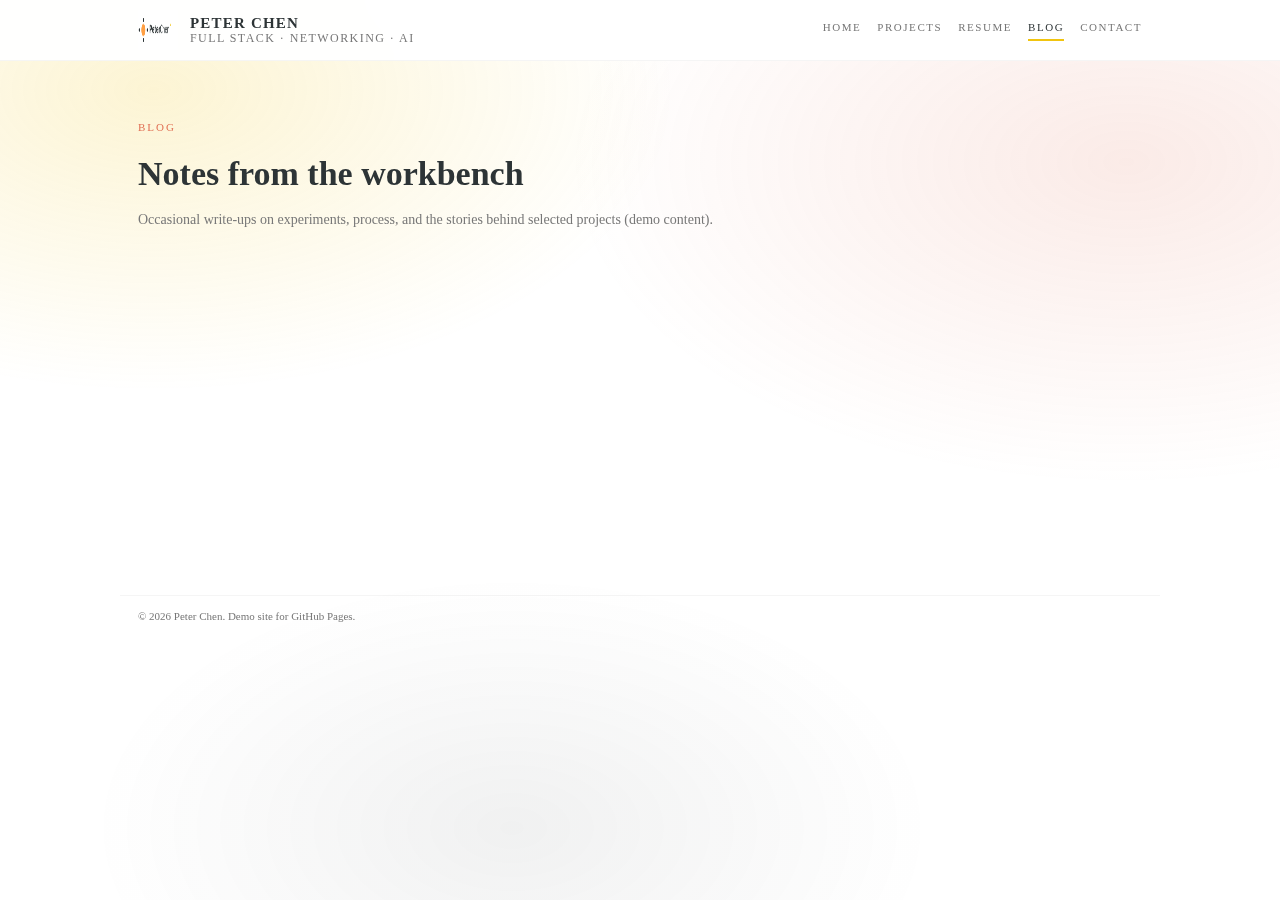
<file: docs/blog.html>
<!DOCTYPE html>
<html lang="en">
  <head>
    <meta charset="UTF-8" />
    <meta name="viewport" content="width=device-width, initial-scale=1" />
    <title>Blog | Demo Portfolio</title>
    <meta name="description" content="Blog demo page." />
    <link rel="stylesheet" href="styles.css" />
  </head>
  <body class="bg-atmosphere" data-page="blog">
    <header class="topbar">
      <div class="topbar-inner">
        <a class="brand" href="index.html">
          <img src="assets/brand-logo.png" alt="Peter Chen logo" />
          <span class="brand-text">
            <span class="brand-name">Peter Chen</span>
            <span class="brand-role">Full Stack &middot; Networking &middot; AI</span>
          </span>
        </a>
        <nav class="nav" aria-label="Primary">
          <a href="index.html">Home</a>
          <a href="projects.html">Projects</a>
          <a href="resume.html">Resume</a>
          <a href="blog.html">Blog</a>
          <a href="contact.html">Contact</a>
        </nav>
      </div>
    </header>

    <div class="page">
      <section class="section">
        <p class="kicker">Blog</p>
        <h1 style="margin:0 0 8px;font-size:clamp(26px,3vw,34px);font-weight:800">Notes from the workbench</h1>
        <p class="subtitle" style="margin:0 0 18px">
          Occasional write-ups on experiments, process, and the stories behind
          selected projects (demo content).
        </p>
        <div class="grid" style="gap:14px" data-posts></div>
      </section>
    </div>

    <footer class="footer">
      &copy; <span data-year></span> Peter Chen. Demo site for GitHub Pages.
    </footer>

    <script src="data.js"></script>
    <script src="site.js"></script>
  </body>
</html>
</file>
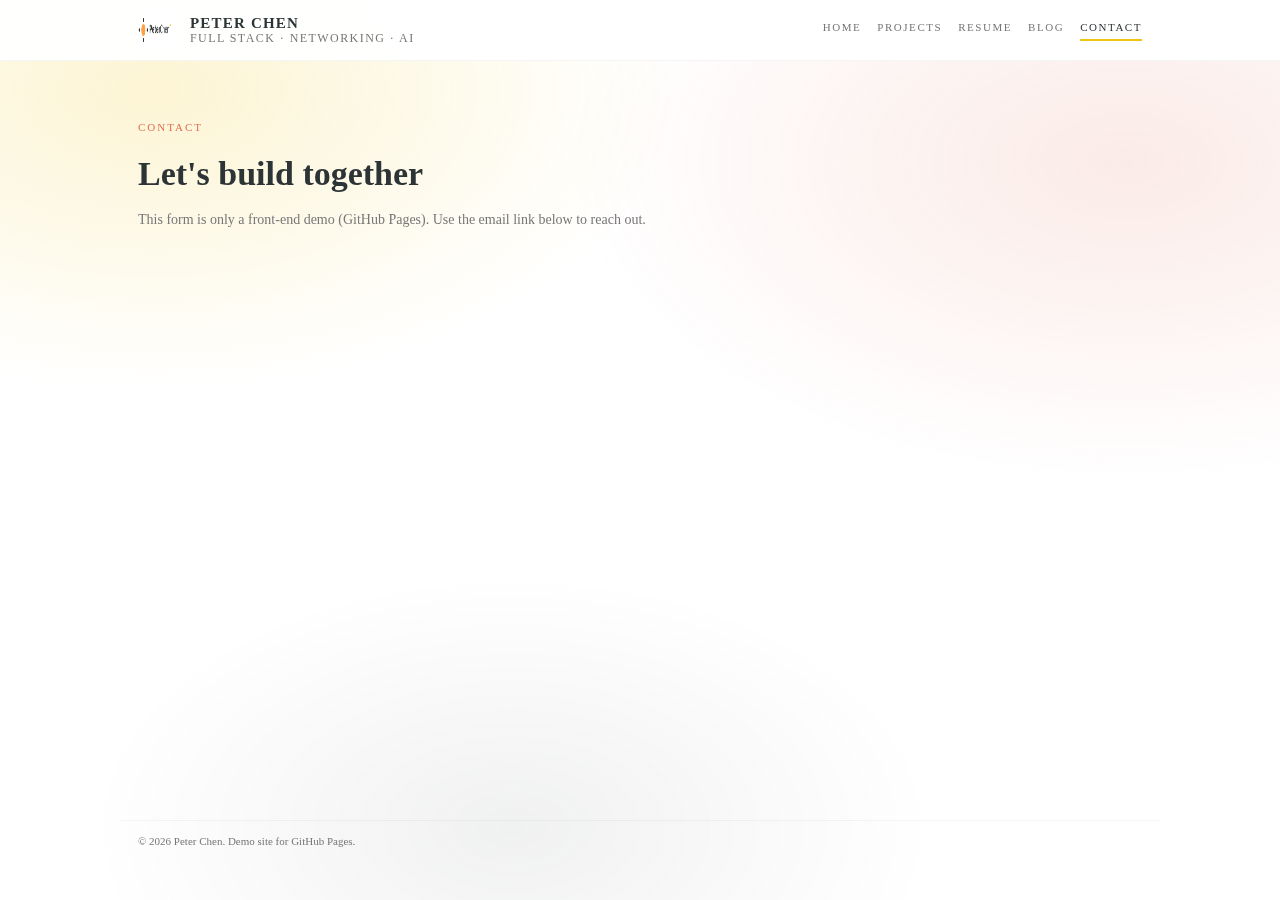
<file: docs/contact.html>
<!DOCTYPE html>
<html lang="en">
  <head>
    <meta charset="UTF-8" />
    <meta name="viewport" content="width=device-width, initial-scale=1" />
    <title>Contact | Demo Portfolio</title>
    <meta name="description" content="Contact demo page." />
    <link rel="stylesheet" href="styles.css" />
  </head>
  <body class="bg-atmosphere" data-page="contact">
    <header class="topbar">
      <div class="topbar-inner">
        <a class="brand" href="index.html">
          <img src="assets/brand-logo.png" alt="Peter Chen logo" />
          <span class="brand-text">
            <span class="brand-name">Peter Chen</span>
            <span class="brand-role">Full Stack &middot; Networking &middot; AI</span>
          </span>
        </a>
        <nav class="nav" aria-label="Primary">
          <a href="index.html">Home</a>
          <a href="projects.html">Projects</a>
          <a href="resume.html">Resume</a>
          <a href="blog.html">Blog</a>
          <a href="contact.html">Contact</a>
        </nav>
      </div>
    </header>

    <div class="page">
      <section class="section">
        <p class="kicker">Contact</p>
        <h1 style="margin:0 0 8px;font-size:clamp(26px,3vw,34px);font-weight:800">Let's build together</h1>
        <p class="subtitle" style="margin:0 0 18px">
          This form is only a front-end demo (GitHub Pages). Use the email link
          below to reach out.
        </p>

        <div class="grid grid-2">
          <div class="card reveal">
            <h3>Send a message</h3>
            <form data-demo-form>
              <label style="display:block;margin:0 0 10px">
                <span class="muted" style="display:block;font-size:12px;text-transform:uppercase;letter-spacing:0.12em">Your name</span>
                <input
                  type="text"
                  name="name"
                  required
                  style="width:100%;margin-top:6px;padding:10px 12px;border-radius:12px;border:1px solid var(--border);font:inherit"
                />
              </label>
              <label style="display:block;margin:0 0 10px">
                <span class="muted" style="display:block;font-size:12px;text-transform:uppercase;letter-spacing:0.12em">Email</span>
                <input
                  type="email"
                  name="email"
                  required
                  style="width:100%;margin-top:6px;padding:10px 12px;border-radius:12px;border:1px solid var(--border);font:inherit"
                />
              </label>
              <label style="display:block;margin:0 0 12px">
                <span class="muted" style="display:block;font-size:12px;text-transform:uppercase;letter-spacing:0.12em">Message</span>
                <textarea
                  name="message"
                  rows="5"
                  required
                  style="width:100%;margin-top:6px;padding:10px 12px;border-radius:12px;border:1px solid var(--border);font:inherit;resize:vertical"
                ></textarea>
              </label>
              <button class="btn btn-primary" type="submit">
                <span aria-hidden>&#9993;</span>
                <span>Send (demo)</span>
              </button>
              <p class="muted" data-form-note style="margin:12px 0 0;font-size:13px"></p>
            </form>
          </div>

          <div class="card card-muted reveal delay-1">
            <h3>Direct contact</h3>
            <p class="muted" style="margin:0 0 12px;font-size:13px">
              Prefer email? You can reach me directly at
              <a data-email-link href="mailto:cghui.sunshine@gmail.com">cghui.sunshine@gmail.com</a>.
            </p>
            <div class="divider-dashed muted" style="font-size:13px">
              <p style="margin:0 0 6px"><strong style="color:var(--charcoal)">Location</strong><br>Vancouver, BC, Canada</p>
              <p style="margin:0 0 6px"><strong style="color:var(--charcoal)">Phone</strong><br><a href="tel:+15874383825">+1 587 438 3825</a></p>
              <p style="margin:0"><strong style="color:var(--charcoal)">LinkedIn</strong><br><a href="https://www.linkedin.com/in/peter-guanghuichen" target="_blank" rel="noreferrer">www.linkedin.com/in/peter-guanghuichen</a></p>
            </div>
          </div>
        </div>
      </section>
    </div>

    <footer class="footer">
      &copy; <span data-year></span> Peter Chen. Demo site for GitHub Pages.
    </footer>

    <script src="data.js"></script>
    <script src="site.js"></script>
  </body>
</html>
</file>
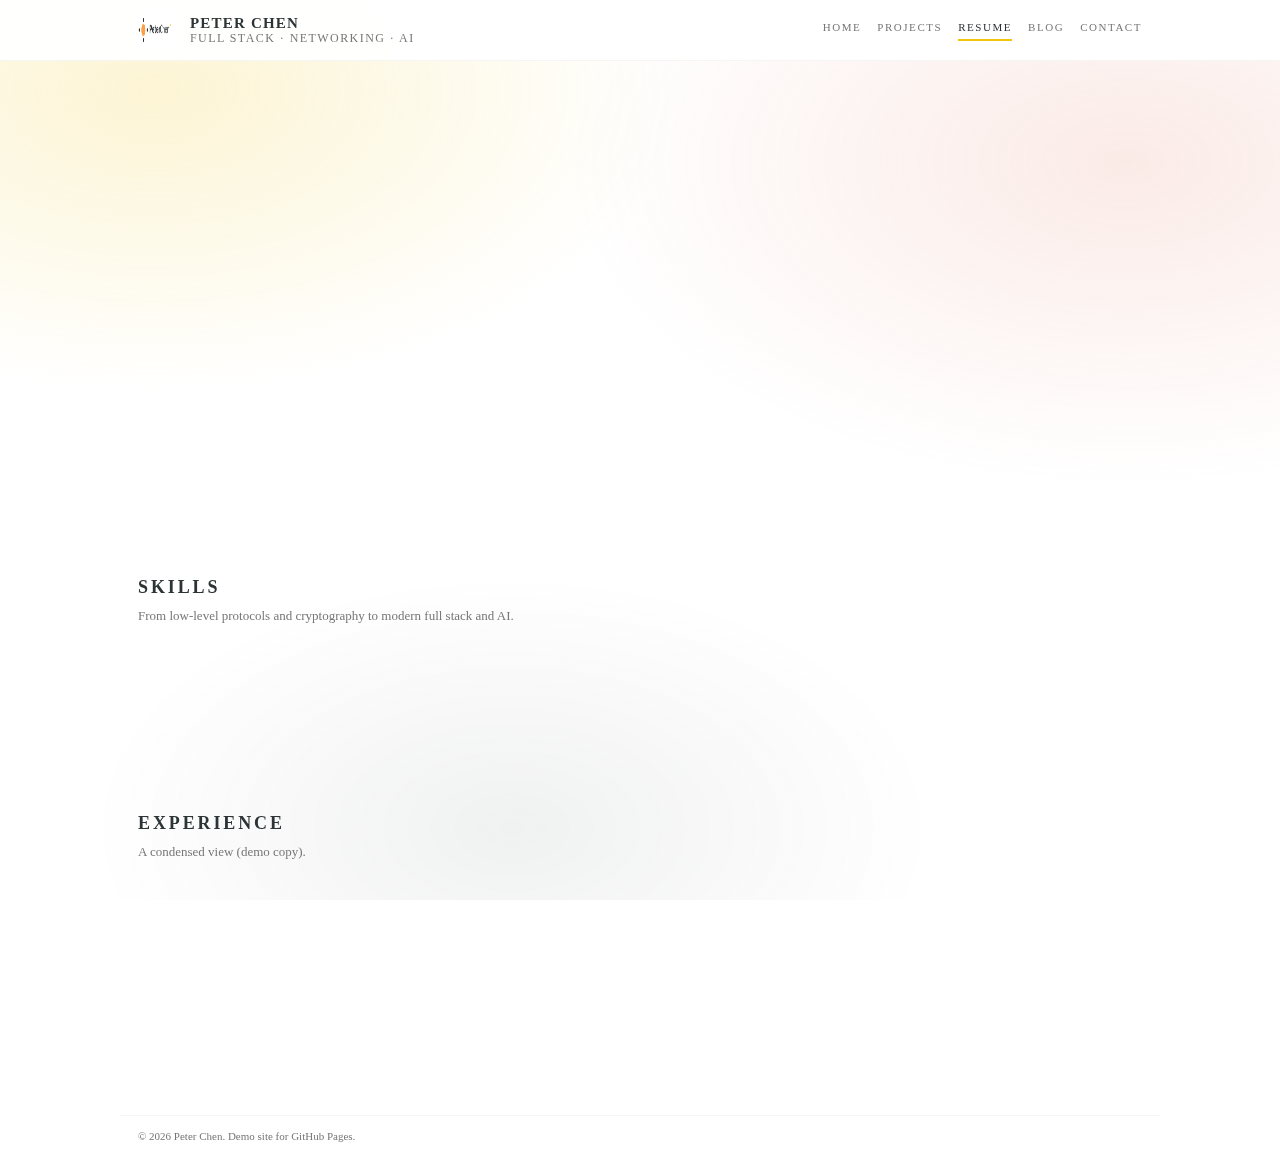
<file: docs/resume.html>
<!DOCTYPE html>
<html lang="en">
  <head>
    <meta charset="UTF-8" />
    <meta name="viewport" content="width=device-width, initial-scale=1" />
    <title>Resume | Demo Portfolio</title>
    <meta name="description" content="Resume demo page." />
    <link rel="stylesheet" href="styles.css" />
  </head>
  <body class="bg-atmosphere" data-page="resume">
    <header class="topbar">
      <div class="topbar-inner">
        <a class="brand" href="index.html">
          <img src="assets/brand-logo.png" alt="Peter Chen logo" />
          <span class="brand-text">
            <span class="brand-name">Peter Chen</span>
            <span class="brand-role">Full Stack &middot; Networking &middot; AI</span>
          </span>
        </a>
        <nav class="nav" aria-label="Primary">
          <a href="index.html">Home</a>
          <a href="projects.html">Projects</a>
          <a href="resume.html">Resume</a>
          <a href="blog.html">Blog</a>
          <a href="contact.html">Contact</a>
        </nav>
      </div>
    </header>

    <div class="page">
      <section class="hero" aria-labelledby="resume-heading">
        <div class="reveal">
          <div class="kicker">Full Stack Engineer &amp; AI Specialist</div>
          <h1 id="resume-heading">
            Building reliable products at the intersection of networking,
            security, and AI.
          </h1>
          <p class="subtitle">
            Experienced Full Stack Engineer with deep networking and security
            roots, plus hands-on applied AI.
          </p>
          <div class="tags">
            <span class="tag">Backend Systems</span>
            <span class="tag">Networking &amp; Security</span>
            <span class="tag">Full Stack Web</span>
            <span class="tag">AI Integration</span>
          </div>
          <div class="actions">
            <a class="btn btn-primary" href="contact.html">
              <span aria-hidden>&#9993;</span>
              <span>Contact</span>
            </a>
            <a class="btn btn-outline" href="projects.html">
              <span aria-hidden>&#9881;</span>
              <span>Projects</span>
            </a>
          </div>
        </div>

        <aside class="card card-muted reveal delay-1" aria-label="Resume snapshot">
          <div class="meta-row">
            <span class="pill"><span aria-hidden>&#128205;</span> Vancouver, BC, Canada</span>
            <span class="muted" style="font-size:12px">Canadian Citizen &middot; Native Chinese &middot; Proficient English</span>
          </div>
          <div style="margin-top:12px" class="muted">
            <strong style="color:var(--charcoal)">Highlights</strong>
            <p style="margin:8px 0 0;font-size:13px">
              20+ years in backend, networking, and security. Led and
              contributed to major product lines at Huawei and H3C.
            </p>
          </div>
          <div class="divider-dashed meta-row muted" style="font-size:11px">
            <span>Open to: Full-time &amp; project-based roles</span>
            <span>2024&ndash;2026 &middot; BCIT Full Stack</span>
          </div>
        </aside>
      </section>

      <section class="section" aria-labelledby="resume-skills">
        <h2 id="resume-skills">Skills</h2>
        <p class="section-subtitle">
          From low-level protocols and cryptography to modern full stack and AI.
        </p>
        <div class="grid grid-2">
          <div class="card reveal">
            <h3>Programming &amp; frameworks</h3>
            <p class="section-subtitle" style="margin-bottom:10px">Used in production environments.</p>
            <div class="tags" style="margin:0">
              <span class="tag">Python</span>
              <span class="tag">Node.js</span>
              <span class="tag">Java</span>
              <span class="tag">React</span>
              <span class="tag">SQL</span>
            </div>
          </div>
          <div class="card reveal delay-1">
            <h3>Networking &amp; security</h3>
            <p class="section-subtitle" style="margin-bottom:10px">Protocols, secure comms, and product development.</p>
            <p class="muted" style="margin:0;font-size:13px">
              TCP/IP, routing, MPLS; TLS/SSL, SSH, IPSec; firewall, switch, and router software.
            </p>
          </div>
        </div>
      </section>

      <section class="section" aria-labelledby="resume-experience">
        <h2 id="resume-experience">Experience</h2>
        <p class="section-subtitle">A condensed view (demo copy).</p>
        <div class="grid grid-2">
          <div class="card reveal">
            <h3>Freelancer &middot; Full Stack &amp; iOS Developer</h3>
            <p class="muted" style="margin:0 0 8px;font-size:12px">Vancouver, Canada &middot; 2020&ndash;Present</p>
            <p class="muted" style="margin:0;font-size:13px">
              Built A/B testing platforms and shipped mobile apps end-to-end.
            </p>
          </div>
          <div class="card reveal delay-1">
            <h3>H3C Technology Company</h3>
            <p class="muted" style="margin:0 0 8px;font-size:12px">Beijing, China &middot; 2003&ndash;2020</p>
            <p class="muted" style="margin:0;font-size:13px">
              Lead engineer for AI and new technology initiatives; design manager for firewall products.
            </p>
          </div>
        </div>
      </section>
    </div>

    <footer class="footer">
      &copy; <span data-year></span> Peter Chen. Demo site for GitHub Pages.
    </footer>

    <script src="data.js"></script>
    <script src="site.js"></script>
  </body>
</html>
</file>
<file: docs/styles.css>
:root {
  --charcoal: #2d3436;
  --sunshine: #f1c40f;
  --warm-orange: #e17055;
  --text-muted: #777777;
  --border: #d0d0d0;
  --bg-page: #ffffff;
  --bg-section: #fafafa;
  --shadow-soft: 0 10px 24px rgba(0, 0, 0, 0.06);
  --radius: 14px;
  --max-width: 1040px;
}

* { box-sizing: border-box; }

html, body {
  padding: 0;
  margin: 0;
}

body {
  font-family: "Times New Roman", Times, serif;
  background: var(--bg-page);
  color: var(--charcoal);
  line-height: 1.6;
}

a {
  color: var(--warm-orange);
  text-decoration: none;
}

a:hover {
  text-decoration: underline;
  text-underline-offset: 4px;
}

.bg-atmosphere {
  position: relative;
  min-height: 100vh;
  overflow-x: hidden;
}

.bg-atmosphere::before {
  content: "";
  position: fixed;
  inset: 0;
  pointer-events: none;
  background:
    radial-gradient(900px 520px at 12% 10%, rgba(241, 196, 15, 0.18), transparent 58%),
    radial-gradient(900px 520px at 88% 18%, rgba(225, 112, 85, 0.14), transparent 62%),
    radial-gradient(700px 420px at 40% 92%, rgba(45, 52, 54, 0.07), transparent 60%);
  z-index: -1;
}

.page {
  max-width: var(--max-width);
  margin: 0 auto;
  padding: 18px 18px 64px;
}

.topbar {
  position: sticky;
  top: 0;
  z-index: 20;
  background: rgba(255, 255, 255, 0.96);
  backdrop-filter: blur(16px);
  border-bottom: 1px solid rgba(0, 0, 0, 0.04);
}

.topbar-inner {
  max-width: var(--max-width);
  margin: 0 auto;
  padding: 10px 18px;
  display: flex;
  align-items: center;
  justify-content: space-between;
  gap: 16px;
}

.brand {
  display: flex;
  align-items: center;
  gap: 12px;
  min-width: 220px;
}

.brand img {
  height: 40px;
  width: 40px;
  display: block;
}

.brand-text {
  display: flex;
  flex-direction: column;
  line-height: 1.1;
}

.brand-name {
  font-size: 15px;
  font-weight: 800;
  letter-spacing: 0.08em;
  text-transform: uppercase;
  color: var(--charcoal);
}

.brand-role {
  font-size: 12px;
  letter-spacing: 0.12em;
  text-transform: uppercase;
  color: var(--text-muted);
}

.nav {
  display: flex;
  flex-wrap: wrap;
  gap: 16px;
  justify-content: flex-end;
}

.nav a {
  font-size: 11px;
  text-transform: uppercase;
  letter-spacing: 0.14em;
  color: var(--text-muted);
  position: relative;
  padding-bottom: 4px;
}

.nav a::after {
  content: "";
  position: absolute;
  left: 0;
  bottom: 0;
  width: 0;
  height: 2px;
  background: var(--sunshine);
  transition: width 0.2s ease;
}

.nav a:hover { color: var(--charcoal); }
.nav a:hover::after { width: 100%; }

.nav a[aria-current="page"] {
  color: var(--charcoal);
}

.nav a[aria-current="page"]::after {
  width: 100%;
}

@media (max-width: 760px) {
  .topbar-inner {
    flex-direction: column;
    align-items: flex-start;
  }
  .brand { min-width: 0; }
  .nav { justify-content: flex-start; }
}

.hero {
  display: grid;
  grid-template-columns: minmax(0, 2fr) minmax(0, 1.6fr);
  gap: 36px;
  padding: 40px 0 24px;
  align-items: start;
}

@media (max-width: 900px) {
  .hero { grid-template-columns: minmax(0, 1fr); }
}

.kicker {
  font-size: 11px;
  color: var(--warm-orange);
  letter-spacing: 0.18em;
  text-transform: uppercase;
  margin-bottom: 10px;
}

.hero h1 {
  font-size: clamp(26px, 3vw, 34px);
  font-weight: 800;
  margin: 0 0 10px;
}

.subtitle {
  font-size: 14px;
  color: var(--text-muted);
  max-width: 36rem;
  margin: 0 0 16px;
}

.tags {
  display: flex;
  flex-wrap: wrap;
  gap: 8px;
  margin: 0 0 18px;
}

.tag {
  font-size: 11px;
  text-transform: uppercase;
  letter-spacing: 0.12em;
  padding: 6px 10px;
  border-radius: 999px;
  border: 1px solid var(--border);
  background: #ffffff;
  color: var(--charcoal);
}

.actions {
  display: flex;
  flex-wrap: wrap;
  gap: 10px;
  margin-top: 4px;
}

.btn {
  display: inline-flex;
  align-items: center;
  gap: 8px;
  padding: 9px 16px;
  border-radius: 999px;
  font-size: 12px;
  font-weight: 700;
  letter-spacing: 0.12em;
  text-transform: uppercase;
  border: none;
  cursor: pointer;
  text-decoration: none;
}

.btn-primary {
  background: var(--sunshine);
  color: #111111;
  box-shadow: var(--shadow-soft);
}

.btn-outline {
  background: #ffffff;
  color: var(--charcoal);
  border: 1px solid var(--border);
}

.btn-ghost {
  background: transparent;
  color: var(--charcoal);
  border: 1px dashed var(--border);
}

.card {
  background: #ffffff;
  border-radius: var(--radius);
  border: 1px solid var(--border);
  box-shadow: var(--shadow-soft);
  padding: 16px 16px 14px;
}

.card-muted {
  background: var(--bg-section);
}

.card h3 {
  margin: 0 0 6px;
  font-size: 15px;
  font-weight: 700;
}

.muted {
  color: var(--text-muted);
}

.pill {
  padding: 6px 10px;
  border-radius: 999px;
  background: #ffffff;
  border: 1px solid var(--border);
  display: inline-flex;
  align-items: center;
  gap: 6px;
  font-size: 11px;
}

.section {
  margin-top: 40px;
}

.section h2 {
  font-size: 18px;
  margin: 0 0 4px;
  text-transform: uppercase;
  letter-spacing: 0.16em;
}

.section-subtitle {
  font-size: 13px;
  color: var(--text-muted);
  margin: 0 0 18px;
}

.grid {
  display: grid;
  gap: 18px;
}

.grid-2 { grid-template-columns: repeat(2, minmax(0, 1fr)); }
.grid-3 { grid-template-columns: repeat(3, minmax(0, 1fr)); }

@media (max-width: 980px) {
  .grid-3 { grid-template-columns: repeat(2, minmax(0, 1fr)); }
}

@media (max-width: 760px) {
  .grid-2, .grid-3 { grid-template-columns: minmax(0, 1fr); }
}

.media {
  position: relative;
  width: 100%;
  aspect-ratio: 4 / 3;
  border-radius: calc(var(--radius) - 2px);
  overflow: hidden;
  border: 1px solid var(--border);
  background: #ffffff;
}

.media img {
  width: 100%;
  height: 100%;
  object-fit: cover;
  display: block;
}

.meta-row {
  display: flex;
  flex-wrap: wrap;
  gap: 8px;
  align-items: center;
  justify-content: space-between;
}

.divider-dashed {
  border-top: 1px dashed var(--border);
  margin-top: 10px;
  padding-top: 10px;
}

.footer {
  max-width: var(--max-width);
  margin: 40px auto 10px;
  padding: 0 18px 18px;
  font-size: 11px;
  color: var(--text-muted);
  border-top: 1px solid rgba(0, 0, 0, 0.04);
  padding-top: 12px;
}

.reveal {
  opacity: 1;
  transform: none;
}

@media (prefers-reduced-motion: no-preference) {
  .reveal {
    opacity: 0;
    transform: translateY(10px);
    animation: reveal-in 600ms ease forwards;
  }
  .reveal.delay-1 { animation-delay: 80ms; }
  .reveal.delay-2 { animation-delay: 140ms; }
  .reveal.delay-3 { animation-delay: 200ms; }
}

@keyframes reveal-in {
  to {
    opacity: 1;
    transform: translateY(0);
  }
}
</file>
